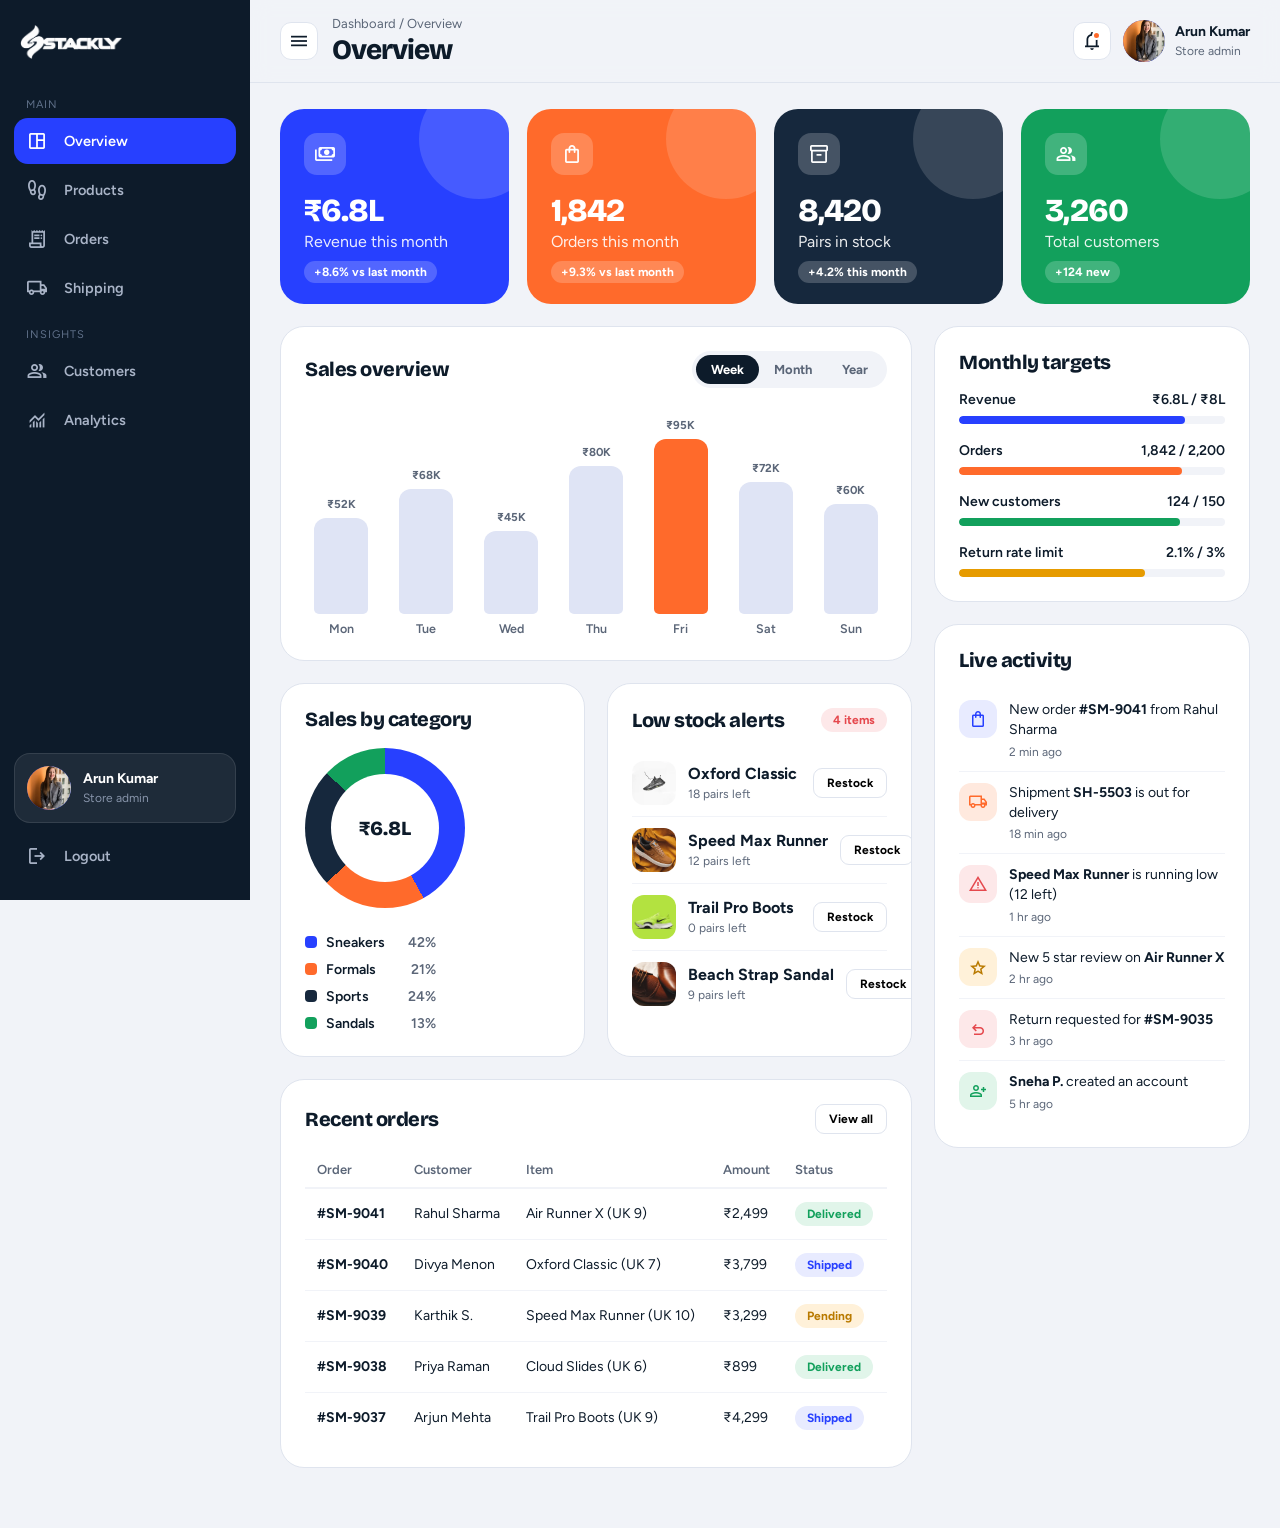
<file: admin.html>
<!DOCTYPE html>
<html lang="en">

<head>
  <meta charset="UTF-8">
  <meta name="viewport" content="width=device-width, initial-scale=1, viewport-fit=cover">
  <title>Solemate - Admin Dashboard</title>
  <link rel="preconnect" href="https://fonts.googleapis.com">
  <link rel="preconnect" href="https://fonts.gstatic.com" crossorigin>
  <link
    href="https://fonts.googleapis.com/css2?family=Bricolage+Grotesque:wght@500;700;800&family=Figtree:wght@400;500;600;700&display=swap"
    rel="stylesheet">
  <link rel="stylesheet"
    href="https://fonts.googleapis.com/css2?family=Material+Symbols+Outlined:opsz,wght,FILL,GRAD@20..48,100..700,0,-50..200">
  <style>
    :root {
      --ink: #0d1b2a;
      --ink2: #16283d;
      --blue: #2740ff;
      --blue-d: #1a2bc4;
      --orange: #ff6a2b;
      --green: #12a05c;
      --red: #e5484d;
      --amber: #e69b00;
      --paper: #f1f3f8;
      --line: #dfe4ee;
      --muted: #5b6678
    }

    * {
      margin: 0;
      padding: 0;
      box-sizing: border-box
    }

    body {
      font-family: "Figtree", sans-serif;
      background: var(--paper);
      color: var(--ink);
      min-height: 100vh;
      overflow-x: hidden
    }

    h1,
    h2,
    h3,
    h4 {
      font-family: "Bricolage Grotesque", sans-serif;
      line-height: 1.1
    }

    img {
      display: block;
      max-width: 100%
    }

    button,
    input,
    select {
      font-family: inherit
    }

    :focus-visible {
      outline: 3px solid var(--orange);
      outline-offset: 2px
    }

    .material-symbols-outlined {
      font-size: 22px
    }

    /* rail */
    .rail {
      position: fixed;
      left: 0;
      top: 0;
      bottom: 0;
      width: 250px;
      background: var(--ink);
      color: #a9b4c7;
      z-index: 100;
      display: flex;
      flex-direction: column;
      padding: 18px 14px;
      overflow: hidden
    }

    .brand {
      display: flex;
      align-items: center;
      height: 48px;
      margin-bottom: 18px;
      padding-left: 6px;
      white-space: nowrap
    }

    .brand .mark {
      width: 36px;
      height: 36px;
      border-radius: 11px;
      background: var(--orange);
      color: #fff;
      display: grid;
      place-items: center;
      flex-shrink: 0
    }

    .brand .mark {
      display: none
    }

    .brand img {
      height: 34px;
      width: auto;
      margin-left: 0;
      filter: brightness(0) invert(1)
    }

    .grp {
      font-size: 11px;
      letter-spacing: 1px;
      text-transform: uppercase;
      color: #5f7089;
      padding: 14px 12px 6px;
      white-space: nowrap;
      height: 34px
    }

    .rail nav {
      flex: 1 1 auto;
      min-height: 0;
      overflow-y: auto;
      overflow-x: hidden;
      scrollbar-width: none
    }

    .rail button.nv {
      display: flex;
      align-items: center;
      gap: 16px;
      width: 100%;
      padding: 12px;
      border: none;
      background: transparent;
      color: inherit;
      font-weight: 600;
      font-size: 14.5px;
      border-radius: 14px;
      cursor: pointer;
      white-space: nowrap;
      margin-bottom: 3px;
      transition: .2s;
      text-align: left
    }

    .rail button.nv .material-symbols-outlined {
      flex-shrink: 0
    }

    .rail button.nv:hover {
      background: rgba(255, 255, 255, .08);
      color: #fff
    }

    .rail button.nv.active {
      background: var(--blue);
      color: #fff
    }

    .rail .logout {
      margin-top: 10px;
      border-top: 1px solid #22344a;
      padding-top: 12px;
      flex-shrink: 0
    }

    .scrim {
      display: none
    }

    .rail-close {
      display: none;
      width: 36px;
      height: 36px;
      border-radius: 10px;
      border: 1px solid rgba(255, 255, 255, .2);
      background: rgba(255, 255, 255, .08);
      color: #fff;
      cursor: pointer;
      place-items: center;
      margin-left: auto;
      flex-shrink: 0
    }

    .rail-close:hover {
      background: var(--orange);
      border-color: var(--orange)
    }

    .side-user {
      display: flex;
      align-items: center;
      gap: 12px;
      background: rgba(255, 255, 255, .07);
      border: 1px solid rgba(255, 255, 255, .1);
      border-radius: 16px;
      padding: 12px;
      margin-top: 10px;
      flex-shrink: 0
    }

    .side-user .av {
      width: 44px;
      height: 44px
    }

    .side-user b {
      display: block;
      color: #fff;
      font-size: 14px
    }

    .side-user small {
      color: #8794aa;
      font-size: 12px
    }

    /* main */
    .main {
      margin-left: 250px;
      min-height: 100vh;
      min-width: 0;
      max-width: 100%
    }

    .head {
      position: sticky;
      top: 0;
      z-index: 50;
      background: rgba(241, 243, 248, .92);
      backdrop-filter: blur(10px);
      border-bottom: 1px solid var(--line)
    }

    .head-in {
      display: flex;
      align-items: center;
      justify-content: space-between;
      gap: 16px;
      padding: 16px 30px
    }

    .burger {
      display: none
    }

    .crumb {
      color: var(--muted);
      font-size: 13px;
      margin-bottom: 4px
    }

    .head h1 {
      font-size: 28px;
      font-weight: 800;
      letter-spacing: -1px
    }

    .head-r {
      display: flex;
      align-items: center;
      gap: 12px
    }

    .date {
      color: var(--muted);
      font-size: 14px;
      font-weight: 600;
      white-space: nowrap
    }

    .search {
      display: flex;
      align-items: center;
      gap: 8px;
      background: #fff;
      border: 1px solid var(--line);
      border-radius: 30px;
      padding: 10px 16px
    }

    .search input {
      border: none;
      outline: none;
      background: transparent;
      font: 500 14px "Figtree", sans-serif;
      width: 180px
    }

    .search .material-symbols-outlined {
      font-size: 19px;
      color: var(--muted)
    }

    .ib {
      width: 38px;
      height: 38px;
      border-radius: 11px;
      border: 1px solid var(--line);
      background: #fff;
      display: grid;
      place-items: center;
      cursor: pointer;
      color: var(--ink);
      position: relative;
      transition: .2s
    }

    .ib:hover {
      border-color: var(--blue);
      color: var(--blue)
    }

    .ib .dot {
      position: absolute;
      top: 8px;
      right: 9px;
      width: 9px;
      height: 9px;
      border-radius: 50%;
      background: var(--orange);
      border: 2px solid #fff
    }

    .me {
      display: flex;
      align-items: center;
      gap: 10px
    }

    .av {
      width: 42px;
      height: 42px;
      border-radius: 50%;
      background: var(--blue);
      color: #fff;
      display: grid;
      place-items: center;
      font-weight: 800;
      font-family: "Bricolage Grotesque", sans-serif;
      position: relative;
      overflow: hidden;
      flex-shrink: 0
    }

    .av i {
      font-style: normal
    }

    .av img {
      position: absolute;
      inset: 0;
      width: 100%;
      height: 100%;
      object-fit: cover
    }

    .av.sm {
      width: 36px;
      height: 36px;
      font-size: 14px;
      background: var(--orange)
    }

    .me b {
      display: block;
      font-size: 14px
    }

    .me small {
      color: var(--muted);
      font-size: 12px
    }

    .pop {
      position: absolute;
      right: 30px;
      top: 72px;
      width: 340px;
      background: #fff;
      border: 1px solid var(--line);
      border-radius: 20px;
      box-shadow: 0 24px 50px rgba(13, 27, 42, .18);
      padding: 18px;
      display: none
    }

    .pop.show {
      display: block
    }

    .pop h4 {
      font-size: 18px;
      margin-bottom: 6px
    }

    .page {
      padding: 26px 30px 60px;
      min-width: 0;
      max-width: 100%
    }

    .view {
      display: none;
      flex-direction: column;
      gap: 22px;
      min-width: 0;
      max-width: 100%
    }

    .view.active {
      display: flex
    }

    .view>* {
      min-width: 0;
      max-width: 100%
    }

    /* tiles + stats */
    .tiles {
      display: grid;
      grid-template-columns: repeat(4, minmax(0, 1fr));
      gap: 18px
    }

    .tile {
      border-radius: 24px;
      padding: 24px;
      color: #fff;
      position: relative;
      overflow: hidden
    }

    .tile::after {
      content: "";
      position: absolute;
      right: -30px;
      top: -30px;
      width: 120px;
      height: 120px;
      border-radius: 50%;
      background: rgba(255, 255, 255, .14)
    }

    .tile .material-symbols-outlined {
      background: rgba(255, 255, 255, .2);
      border-radius: 13px;
      padding: 10px;
      margin-bottom: 18px;
      position: relative;
      z-index: 1
    }

    .tile h3 {
      font-size: 32px;
      font-weight: 800;
      letter-spacing: -1px
    }

    .tile p {
      opacity: .9;
      margin: 4px 0 10px
    }

    .tile small {
      background: rgba(255, 255, 255, .2);
      padding: 4px 10px;
      border-radius: 20px;
      font-weight: 700;
      font-size: 12px
    }

    .t-blue {
      background: var(--blue)
    }

    .t-or {
      background: var(--orange)
    }

    .t-ink {
      background: var(--ink2)
    }

    .t-gr {
      background: var(--green)
    }

    .stats {
      display: grid;
      grid-template-columns: repeat(4, minmax(0, 1fr));
      gap: 18px
    }

    .stat {
      background: #fff;
      border: 1px solid var(--line);
      border-radius: 20px;
      padding: 20px;
      display: flex;
      flex-direction: column;
      gap: 12px
    }

    .stat>.material-symbols-outlined {
      width: 44px;
      height: 44px;
      border-radius: 13px;
      background: var(--paper);
      color: var(--blue);
      display: grid;
      place-items: center
    }

    .stat h3 {
      font-size: 28px;
      font-weight: 800;
      letter-spacing: -1px
    }

    .stat p {
      color: var(--muted);
      font-size: 14px;
      margin-top: 3px
    }

    .stat small {
      font-weight: 700;
      font-size: 13px
    }

    .up {
      color: var(--green)
    }

    .dn {
      color: var(--red)
    }

    /* cards */
    .card {
      background: #fff;
      border: 1px solid var(--line);
      border-radius: 24px;
      padding: 24px;
      overflow-x: auto;
      min-width: 0;
      max-width: 100%
    }

    .ch {
      display: flex;
      justify-content: space-between;
      align-items: center;
      gap: 12px;
      flex-wrap: wrap;
      margin-bottom: 18px
    }

    .ch h2 {
      font-size: 20px;
      font-weight: 800;
      letter-spacing: -.5px
    }

    .layout {
      display: grid;
      grid-template-columns: minmax(0, 2fr) minmax(0, 1fr);
      gap: 22px;
      align-items: start
    }

    .layout>* {
      min-width: 0;
      max-width: 100%
    }

    .stack {
      display: flex;
      flex-direction: column;
      gap: 22px;
      min-width: 0;
      max-width: 100%
    }

    .stack>* {
      min-width: 0;
      max-width: 100%
    }

    .two {
      display: grid;
      grid-template-columns: minmax(0, 1fr) minmax(0, 1fr);
      gap: 22px
    }

    .two>* {
      min-width: 0;
      max-width: 100%
    }

    .between {
      display: flex;
      justify-content: space-between;
      align-items: center;
      gap: 10px
    }

    .muted {
      color: var(--muted);
      font-size: 13px
    }

    /* chart */
    .chart {
      display: flex;
      align-items: flex-end;
      gap: 12px;
      height: 230px;
      padding-top: 6px
    }

    .col {
      flex: 1;
      height: 100%;
      display: flex;
      flex-direction: column;
      justify-content: flex-end;
      align-items: center;
      gap: 7px;
      min-width: 0
    }

    .col i {
      display: block;
      width: 100%;
      max-width: 54px;
      background: #dfe4f5;
      border-radius: 12px 12px 5px 5px;
      transition: height .5s ease, background .2s
    }

    .col:hover i {
      background: var(--blue)
    }

    .col.hi i {
      background: var(--orange)
    }

    .col span {
      font-size: 11.5px;
      font-weight: 700;
      color: var(--muted)
    }

    .col b {
      font-size: 12.5px;
      color: var(--muted);
      font-weight: 600
    }

    .seg {
      display: flex;
      background: var(--paper);
      border-radius: 30px;
      padding: 4px
    }

    .seg button {
      border: none;
      background: transparent;
      padding: 7px 15px;
      border-radius: 30px;
      font-weight: 700;
      font-size: 13px;
      color: var(--muted);
      cursor: pointer
    }

    .seg button.active {
      background: var(--ink);
      color: #fff
    }

    /* donut */
    .donut-wrap {
      display: flex;
      align-items: center;
      justify-content: space-between;
      gap: 26px;
      flex-wrap: wrap
    }

    .donut {
      width: 160px;
      height: 160px;
      border-radius: 50%;
      position: relative;
      flex-shrink: 0
    }

    .donut::after {
      content: attr(data-c);
      position: absolute;
      inset: 26px;
      background: #fff;
      border-radius: 50%;
      display: grid;
      place-items: center;
      font-family: "Bricolage Grotesque", sans-serif;
      font-weight: 800;
      font-size: 20px;
      text-align: center;
      line-height: 1.1;
      padding: 6px
    }

    .legend {
      display: grid;
      gap: 10px;
      font-size: 14px;
      font-weight: 600
    }

    .legend span {
      display: flex;
      align-items: center;
      gap: 9px
    }

    .legend i {
      width: 12px;
      height: 12px;
      border-radius: 4px
    }

    .legend em {
      margin-left: auto;
      font-style: normal;
      color: var(--muted);
      padding-left: 14px
    }

    /* tables */
    table {
      width: 100%;
      border-collapse: collapse;
      min-width: 540px
    }

    th {
      text-align: left;
      font-size: 13px;
      color: var(--muted);
      font-weight: 600;
      padding: 10px 12px;
      border-bottom: 2px solid var(--paper)
    }

    td {
      padding: 13px 12px;
      border-bottom: 1px solid var(--paper);
      font-size: 14px;
      white-space: nowrap
    }

    tbody tr:last-child td {
      border-bottom: none
    }

    tbody tr:hover {
      background: #f8f9fd
    }

    .cell {
      display: flex;
      align-items: center;
      gap: 12px;
      min-width: max-content
    }

    .cell img {
      width: 44px;
      height: 44px;
      border-radius: 12px;
      object-fit: cover;
      background: var(--paper);
      flex-shrink: 0
    }

    .cell .av {
      flex-shrink: 0
    }

    .cell b {
      display: block;
      white-space: nowrap
    }

    .cell small,
    td small {
      color: var(--muted);
      font-size: 12px;
      white-space: nowrap
    }

    .badge {
      display: inline-block;
      padding: 5px 12px;
      border-radius: 30px;
      font-size: 12px;
      font-weight: 700
    }

    .badge.ok {
      background: #e1f5ea;
      color: var(--green)
    }

    .badge.blue {
      background: #e8ebff;
      color: var(--blue)
    }

    .badge.low {
      background: #fff1d9;
      color: #b97a00
    }

    .badge.out {
      background: #fde8e9;
      color: var(--red)
    }

    .bar {
      height: 8px;
      width: 110px;
      background: var(--paper);
      border-radius: 8px;
      overflow: hidden;
      margin-bottom: 4px
    }

    .bar.full {
      width: 100%;
      margin: 0
    }

    .bar i {
      display: block;
      height: 100%;
      border-radius: 8px
    }

    .bar i.ok {
      background: var(--green)
    }

    .bar i.low,
    .bar i.amb {
      background: var(--amber)
    }

    .bar i.out {
      background: var(--red)
    }

    .bar i.blue {
      background: var(--blue)
    }

    .bar i.or {
      background: var(--orange)
    }

    select.st {
      border: none;
      border-radius: 30px;
      padding: 6px 10px;
      font: 700 12px "Figtree", sans-serif;
      cursor: pointer
    }

    select.st.ok {
      background: #e1f5ea;
      color: var(--green)
    }

    select.st.blue {
      background: #e8ebff;
      color: var(--blue)
    }

    select.st.low {
      background: #fff1d9;
      color: #b97a00
    }

    select.st.out {
      background: #fde8e9;
      color: var(--red)
    }

    .row {
      display: flex;
      justify-content: space-between;
      align-items: center;
      gap: 12px;
      padding: 11px 0;
      border-bottom: 1px solid var(--paper)
    }

    .row:last-child {
      border-bottom: none
    }

    .act {
      display: flex;
      gap: 12px;
      padding: 11px 0;
      border-bottom: 1px solid var(--paper)
    }

    .act:last-child {
      border-bottom: none
    }

    .act p {
      font-size: 14px;
      line-height: 1.45
    }

    .act small {
      color: var(--muted);
      font-size: 12px
    }

    .ic {
      width: 38px;
      height: 38px;
      border-radius: 12px;
      display: grid;
      place-items: center;
      flex-shrink: 0;
      font-size: 20px
    }

    .ic.blue {
      background: #e8ebff;
      color: var(--blue)
    }

    .ic.orange {
      background: #ffe9de;
      color: var(--orange)
    }

    .ic.red {
      background: #fde8e9;
      color: var(--red)
    }

    .ic.amber {
      background: #fff1d9;
      color: #b97a00
    }

    .ic.green {
      background: #e1f5ea;
      color: var(--green)
    }

    .target {
      margin-bottom: 18px
    }

    .target:last-child {
      margin-bottom: 0
    }

    .target .between {
      font-size: 14px;
      font-weight: 600;
      margin-bottom: 8px
    }

    .dist {
      display: grid;
      grid-template-columns: 90px minmax(0, 1fr) 56px;
      gap: 12px;
      align-items: center;
      font-size: 14px;
      font-weight: 600;
      margin-bottom: 12px
    }

    .dist.wide {
      grid-template-columns: 130px minmax(0, 1fr) 64px
    }

    .dist span:last-child {
      text-align: right;
      color: var(--muted)
    }

    /* chips, buttons */
    .chips {
      display: flex;
      gap: 8px;
      flex-wrap: wrap
    }

    .chip {
      padding: 8px 17px;
      border-radius: 30px;
      border: 1.5px solid var(--line);
      background: #fff;
      font-weight: 600;
      font-size: 13px;
      cursor: pointer;
      transition: .2s
    }

    .chip:hover {
      border-color: var(--blue)
    }

    .chip.active {
      background: var(--ink);
      border-color: var(--ink);
      color: #fff
    }

    .btn {
      display: inline-flex;
      align-items: center;
      gap: 7px;
      padding: 11px 20px;
      border-radius: 12px;
      border: none;
      font-weight: 700;
      font-size: 14px;
      cursor: pointer;
      transition: transform .2s, background .2s;
      color: #fff;
      background: var(--blue)
    }

    .btn:hover {
      transform: translateY(-2px);
      background: var(--blue-d)
    }

    .btn.or {
      background: var(--orange)
    }

    .btn.ghost {
      background: #fff;
      color: var(--ink);
      border: 1.5px solid var(--line)
    }

    .btn-sm {
      padding: 7px 13px;
      border-radius: 9px;
      border: 1.5px solid var(--line);
      background: #fff;
      font-weight: 700;
      font-size: 12px;
      cursor: pointer;
      transition: .2s
    }

    .btn-sm:hover {
      border-color: var(--blue);
      color: var(--blue)
    }

    .empty {
      display: none;
      text-align: center;
      color: var(--muted);
      padding: 28px
    }

    /* shipping */
    .ships {
      display: grid;
      grid-template-columns: repeat(3, minmax(0, 1fr));
      gap: 18px
    }

    .ship {
      border: 1px solid var(--line);
      border-radius: 20px;
      padding: 20px;
      display: flex;
      flex-direction: column;
      gap: 12px;
      min-width: 0
    }

    .ship p {
      color: var(--muted);
      font-size: 14px
    }

    /* forms (add product modal) */
    .form {
      display: grid;
      grid-template-columns: minmax(0, 1fr) minmax(0, 1fr);
      gap: 16px
    }

    .form .full {
      grid-column: 1/-1
    }

    .f {
      min-width: 0
    }

    .f label {
      display: block;
      font-weight: 600;
      font-size: 14px;
      margin-bottom: 7px
    }

    .f input,
    .f select {
      width: 100%;
      padding: 13px 14px;
      border-radius: 12px;
      border: 1.5px solid var(--line);
      background: #fff;
      font: 500 15px "Figtree", sans-serif;
      color: var(--ink)
    }

    .f input:focus,
    .f select:focus {
      outline: none;
      border-color: var(--blue);
      box-shadow: 0 0 0 4px rgba(39, 64, 255, .12)
    }

    .f.err input,
    .f.err select {
      border-color: var(--red)
    }

    .f small {
      display: none;
      color: var(--red);
      font-size: 12px;
      margin-top: 5px
    }

    .f.err small {
      display: block
    }

    /* modal + toast */
    .modal {
      position: fixed;
      inset: 0;
      background: rgba(13, 27, 42, .6);
      backdrop-filter: blur(4px);
      display: none;
      align-items: center;
      justify-content: center;
      z-index: 300;
      padding: 20px
    }

    .modal.show {
      display: flex
    }

    .mbox {
      background: #fff;
      border-radius: 26px;
      padding: 30px;
      width: 100%;
      max-width: 520px;
      max-height: 92vh;
      overflow-y: auto
    }

    .mbox h2 {
      font-size: 26px;
      font-weight: 800;
      margin-bottom: 6px
    }

    .mbox>p {
      color: var(--muted);
      margin-bottom: 20px
    }

    .macts {
      display: flex;
      gap: 10px;
      justify-content: flex-end;
      margin-top: 22px
    }

    .toast {
      position: fixed;
      bottom: 26px;
      left: 50%;
      transform: translate(-50%, 30px);
      background: var(--ink);
      color: #fff;
      padding: 14px 22px;
      border-radius: 14px;
      font-weight: 600;
      display: flex;
      align-items: center;
      gap: 10px;
      opacity: 0;
      pointer-events: none;
      transition: .3s;
      z-index: 400
    }

    .toast.show {
      opacity: 1;
      transform: translate(-50%, 0)
    }

    .toast .material-symbols-outlined {
      color: #4ade80
    }

    @media(max-width:1200px) {

      .tiles,
      .stats {
        grid-template-columns: repeat(2, minmax(0, 1fr))
      }

      .layout {
        grid-template-columns: minmax(0, 1fr)
      }

      .ships {
        grid-template-columns: repeat(2, minmax(0, 1fr))
      }

      .date {
        display: none
      }
    }

    @media(max-width:900px) {
      .rail {
        width: min(300px, 82vw);
        transform: translateX(-100%);
        transition: transform .3s ease;
        padding: 14px 12px;
        overflow: hidden
      }

      .rail.open {
        transform: translateX(0)
      }

      .scrim.show {
        display: block;
        position: fixed;
        inset: 0;
        background: rgba(13, 27, 42, .55);
        z-index: 90
      }

      .main {
        margin-left: 0;
        width: 100%;
        min-width: 0
      }

      .burger {
        display: grid;
        flex-shrink: 0
      }

      .rail-close {
        display: grid
      }

      .head-in {
        padding: 12px 14px;
        gap: 10px
      }

      .head h1 {
        font-size: 22px
      }

      .head-r {
        gap: 7px;
        flex-shrink: 0
      }

      .me {
        gap: 6px
      }

      .me .av {
        width: 38px;
        height: 38px
      }

      .page {
        width: 100%;
        padding: 18px 14px 50px
      }

      .two {
        grid-template-columns: minmax(0, 1fr)
      }

      .pop {
        right: 12px;
        left: 12px;
        width: auto;
        max-height: 70vh;
        overflow-y: auto
      }

      .side-user {
        margin-top: 8px;
        padding: 10px;
        border-radius: 14px
      }

      .side-user .av {
        width: 40px;
        height: 40px
      }

      .side-user b {
        font-size: 13px
      }

      .side-user small {
        font-size: 11px
      }

      .rail .logout {
        margin-top: 6px;
        padding-top: 10px;
        padding-bottom: 8px
      }
    }

    @media(max-width:560px) {

      .tiles,
      .stats,
      .ships,
      .form {
        grid-template-columns: minmax(0, 1fr)
      }

      .head-in {
        padding: 10px 12px
      }

      .head h1 {
        font-size: 19px
      }

      .crumb {
        display: none
      }

      .head-r .me .txt {
        display: none
      }

      .head-r .ib {
        width: 36px;
        height: 36px
      }

      .page {
        padding: 14px 10px 45px
      }

      .legend {
        grid-template-columns: 1fr 1fr;
      }

      .card {
        padding: 16px;
        border-radius: 18px
      }

      .ch h2 {
        font-size: 18px
      }

      .chart {
        gap: 7px;
        height: 190px
      }

      .col span {
        font-size: 10px
      }

      .col b {
        font-size: 10px
      }
    }

    @media(max-width:420px) {
      .rail {
        width: 85vw
      }

      .brand {
        height: 44px;
        margin-bottom: 10px
      }

      .brand img {
        height: 29px
      }

      .rail button.nv {
        gap: 12px;
        padding: 10px;
        font-size: 13.5px
      }

      .grp {
        padding: 10px 10px 5px
      }

      .side-user {
        gap: 9px
      }

      .side-user .av {
        width: 38px;
        height: 38px
      }

      .head-in>.between {
        gap: 8px !important
      }

      .burger {
        width: 36px;
        height: 36px
      }
    }

    .toplogo{
      width: 120px;
      display: none;
    }

    @media(max-width: 560px) {
     .toplogo{
      display: block;
    }
    #title{
      display: none;
    }
    }
  </style>
</head>

<body>
  <aside class="rail" id="rail">
    <div class="brand"><span class="mark"><span class="material-symbols-outlined">steps</span></span><img
        src="./src/logo.webp" class="asidelogo" alt="Solemate logo"><button class="rail-close" id="railClose"
        aria-label="Close menu"><span class="material-symbols-outlined">close</span></button></div>
    <nav id="nav">
      <div class="grp">Main</div>
      <button class="nv active" data-view="overview"><span
          class="material-symbols-outlined">space_dashboard</span>Overview</button>
      <button class="nv" data-view="products"><span class="material-symbols-outlined">footprint</span>Products</button>
      <button class="nv" data-view="orders"><span class="material-symbols-outlined">receipt_long</span>Orders</button>
      <button class="nv" data-view="shipping"><span
          class="material-symbols-outlined">local_shipping</span>Shipping</button>
      <div class="grp">Insights</div>
      <button class="nv" data-view="customers"><span class="material-symbols-outlined">group</span>Customers</button>
      <button class="nv" data-view="analytics"><span
          class="material-symbols-outlined">monitoring</span>Analytics</button>
    </nav>
    <div class="side-user"><span class="av"><i class="ini">A</i><img
          src="./src/image_26.webp" alt=""
          onerror="this.remove()"></span>
      <div><b class="uname">Arun Kumar</b><small>Store admin</small></div>
    </div>
    <button class="nv logout" id="logout"><span class="material-symbols-outlined">logout</span>Logout</button>
  </aside>
  <div class="scrim" id="scrim"></div>

  <div class="main">
    <header class="head">
      <div class="head-in">
        <div class="between" style="gap:14px">
          <button class="ib burger" id="burger" aria-label="Open menu"><span
              class="material-symbols-outlined">menu</span></button>
          <div>
            <div class="crumb">Dashboard / <span id="crumb">Overview</span></div>
            <h1 id="title">Overview</h1>
         <a href="admin.html"><img src="./src/logo.webp" alt="Solemate logo" class="toplogo"></a>
          </div>
        </div>
        <div class="head-r">
          <button class="ib" id="bell" aria-label="Notifications"><span
              class="material-symbols-outlined">notifications</span><span class="dot"></span></button>
          <div class="me"><span class="av"><i class="ini">A</i><img
                src="./src/image_26.webp" alt="" onerror="this.remove()"></span>
            <div class="txt"><b class="uname">Arun Kumar</b><small>Store admin</small></div>
          </div>
        </div>
      </div>
      <div class="pop" id="pop">
        <h4>Notifications</h4>
        <div class="act"><span class="material-symbols-outlined ic blue">shopping_bag</span>
          <div>
            <p>New order <b>#SM-9041</b> from Rahul Sharma</p><small>2 min ago</small>
          </div>
        </div>
        <div class="act"><span class="material-symbols-outlined ic orange">local_shipping</span>
          <div>
            <p>Shipment <b>SH-5503</b> is out for delivery</p><small>18 min ago</small>
          </div>
        </div>
        <div class="act"><span class="material-symbols-outlined ic red">warning</span>
          <div>
            <p><b>Speed Max Runner</b> is running low (12 left)</p><small>1 hr ago</small>
          </div>
        </div>
        <div class="act"><span class="material-symbols-outlined ic amber">star</span>
          <div>
            <p>New 5 star review on <b>Air Runner X</b></p><small>2 hr ago</small>
          </div>
        </div>
        <div class="act"><span class="material-symbols-outlined ic red">undo</span>
          <div>
            <p>Return requested for <b>#SM-9035</b></p><small>3 hr ago</small>
          </div>
        </div>
        <div class="act"><span class="material-symbols-outlined ic green">person_add</span>
          <div>
            <p><b>Sneha P.</b> created an account</p><small>5 hr ago</small>
          </div>
        </div>
      </div>
    </header>

    <main class="page">

      <!-- OVERVIEW -->
      <section class="view active" id="overview">
        <div class="tiles">
          <div class="tile t-blue"><span class="material-symbols-outlined">payments</span>
            <h3>₹6.8L</h3>
            <p>Revenue this month</p><small>+8.6% vs last month</small>
          </div>
          <div class="tile t-or"><span class="material-symbols-outlined">shopping_bag</span>
            <h3>1,842</h3>
            <p>Orders this month</p><small>+9.3% vs last month</small>
          </div>
          <div class="tile t-ink"><span class="material-symbols-outlined">inventory_2</span>
            <h3>8,420</h3>
            <p>Pairs in stock</p><small>+4.2% this month</small>
          </div>
          <div class="tile t-gr"><span class="material-symbols-outlined">group</span>
            <h3>3,260</h3>
            <p>Total customers</p><small>+124 new</small>
          </div>
        </div>
        <div class="layout">
          <div class="stack">
            <div class="card">
              <div class="ch">
                <h2>Sales overview</h2>
                <div class="seg" id="range"><button class="active" data-r="week">Week</button><button
                    data-r="month">Month</button><button data-r="year">Year</button></div>
              </div>
              <div class="chart" id="chart"></div>
            </div>
            <div class="two">
              <div class="card">
                <div class="ch">
                  <h2>Sales by category</h2>
                </div>
                <div class="donut-wrap">
                  <div class="donut" data-c="₹6.8L"
                    style="background:conic-gradient(var(--blue) 0 42%,var(--orange) 42% 63%,var(--ink2) 63% 87%,var(--green) 87% 100%)">
                  </div>
                  <div class="legend"><span><i style="background:var(--blue)"></i>Sneakers<em>42%</em></span><span><i
                        style="background:var(--orange)"></i>Formals<em>21%</em></span><span><i
                        style="background:var(--ink2)"></i>Sports<em>24%</em></span><span><i
                        style="background:var(--green)"></i>Sandals<em>13%</em></span></div>
                </div>
              </div>
              <div class="card">
                <div class="ch">
                  <h2>Low stock alerts</h2><span class="badge out">4 items</span>
                </div>
                <div class="row">
                  <div class="cell"><img
                      src="./src/image_39.webp" alt="" loading="lazy">
                    <div><b>Oxford Classic</b><small>18 pairs left</small></div>
                  </div><button class="btn-sm restock errorpage">Restock</button>
                </div>
                <div class="row">
                  <div class="cell"><img
                      src="./src/image_4.webp" alt="" loading="lazy">
                    <div><b>Speed Max Runner</b><small>12 pairs left</small></div>
                  </div><button class="btn-sm restock errorpage">Restock</button>
                </div>
                <div class="row">
                  <div class="cell"><img
                      src="./src/image_6.webp" alt="" loading="lazy">
                    <div><b>Trail Pro Boots</b><small>0 pairs left</small></div>
                  </div><button class="btn-sm restock errorpage">Restock</button>
                </div>
                <div class="row">
                  <div class="cell"><img
                      src="./src/image_5.webp" alt="" loading="lazy">
                    <div><b>Beach Strap Sandal</b><small>9 pairs left</small></div>
                  </div><button class="btn-sm restock errorpage">Restock</button>
                </div>
              </div>
            </div>
            <div class="card">
              <div class="ch">
                <h2>Recent orders</h2><button class="btn-sm errorpage">View all</button>
              </div>
              <table>
                <thead>
                  <tr>
                    <th>Order</th>
                    <th>Customer</th>
                    <th>Item</th>
                    <th>Amount</th>
                    <th>Status</th>
                  </tr>
                </thead>
                <tbody class="s">
                  <tr>
                    <td><b>#SM-9041</b></td>
                    <td>Rahul Sharma</td>
                    <td>Air Runner X (UK 9)</td>
                    <td>₹2,499</td>
                    <td><span class="badge ok">Delivered</span></td>
                  </tr>
                  <tr>
                    <td><b>#SM-9040</b></td>
                    <td>Divya Menon</td>
                    <td>Oxford Classic (UK 7)</td>
                    <td>₹3,799</td>
                    <td><span class="badge blue">Shipped</span></td>
                  </tr>
                  <tr>
                    <td><b>#SM-9039</b></td>
                    <td>Karthik S.</td>
                    <td>Speed Max Runner (UK 10)</td>
                    <td>₹3,299</td>
                    <td><span class="badge low">Pending</span></td>
                  </tr>
                  <tr>
                    <td><b>#SM-9038</b></td>
                    <td>Priya Raman</td>
                    <td>Cloud Slides (UK 6)</td>
                    <td>₹899</td>
                    <td><span class="badge ok">Delivered</span></td>
                  </tr>
                  <tr>
                    <td><b>#SM-9037</b></td>
                    <td>Arjun Mehta</td>
                    <td>Trail Pro Boots (UK 9)</td>
                    <td>₹4,299</td>
                    <td><span class="badge blue">Shipped</span></td>
                  </tr>
                </tbody>
              </table>
            </div>
          </div>
          <div class="stack">
            <div class="card">
              <div class="ch">
                <h2>Monthly targets</h2>
              </div>
              <div class="target">
                <div class="between"><span>Revenue</span><span>₹6.8L / ₹8L</span></div>
                <div class="bar full"><i class="blue" style="width:85%"></i></div>
              </div>
              <div class="target">
                <div class="between"><span>Orders</span><span>1,842 / 2,200</span></div>
                <div class="bar full"><i class="or" style="width:84%"></i></div>
              </div>
              <div class="target">
                <div class="between"><span>New customers</span><span>124 / 150</span></div>
                <div class="bar full"><i class="ok" style="width:83%"></i></div>
              </div>
              <div class="target">
                <div class="between"><span>Return rate limit</span><span>2.1% / 3%</span></div>
                <div class="bar full"><i class="low" style="width:70%"></i></div>
              </div>
            </div>
            <div class="card">
              <div class="ch">
                <h2>Live activity</h2>
              </div>
              <div class="act"><span class="material-symbols-outlined ic blue">shopping_bag</span>
                <div>
                  <p>New order <b>#SM-9041</b> from Rahul Sharma</p><small>2 min ago</small>
                </div>
              </div>
              <div class="act"><span class="material-symbols-outlined ic orange">local_shipping</span>
                <div>
                  <p>Shipment <b>SH-5503</b> is out for delivery</p><small>18 min ago</small>
                </div>
              </div>
              <div class="act"><span class="material-symbols-outlined ic red">warning</span>
                <div>
                  <p><b>Speed Max Runner</b> is running low (12 left)</p><small>1 hr ago</small>
                </div>
              </div>
              <div class="act"><span class="material-symbols-outlined ic amber">star</span>
                <div>
                  <p>New 5 star review on <b>Air Runner X</b></p><small>2 hr ago</small>
                </div>
              </div>
              <div class="act"><span class="material-symbols-outlined ic red">undo</span>
                <div>
                  <p>Return requested for <b>#SM-9035</b></p><small>3 hr ago</small>
                </div>
              </div>
              <div class="act"><span class="material-symbols-outlined ic green">person_add</span>
                <div>
                  <p><b>Sneha P.</b> created an account</p><small>5 hr ago</small>
                </div>
              </div>
            </div>
          </div>
        </div>
      </section>

      <!-- PRODUCTS -->
      <section class="view" id="products">
        <div class="stats">
          <div class="stat"><span class="material-symbols-outlined">inventory_2</span>
            <div>
              <h3>8,420</h3>
              <p>Pairs in stock</p>
            </div><small class="up">+4.2% this month</small>
          </div>
          <div class="stat"><span class="material-symbols-outlined">move_to_inbox</span>
            <div>
              <h3>640</h3>
              <p>Incoming stock</p>
            </div><small class="up">Arriving this week</small>
          </div>
          <div class="stat"><span class="material-symbols-outlined">checkroom</span>
            <div>
              <h3>250</h3>
              <p>Active styles</p>
            </div><small class="up">+6 new styles</small>
          </div>
          <div class="stat"><span class="material-symbols-outlined">warning</span>
            <div>
              <h3>3</h3>
              <p>Low or out of stock</p>
            </div><small class="dn">Needs restock</small>
          </div>
        </div>
        <div class="card">
          <div class="ch">
            <h2>All products</h2>
            <div class="chips" id="prodChips"><button class="chip active" data-f="all">All</button><button class="chip"
                data-f="sneakers">Sneakers</button><button class="chip" data-f="formals">Formals</button><button
                class="chip" data-f="sports">Sports</button><button class="chip" data-f="sandals">Sandals</button></div>
            <button class="btn errorpage" id="addProd"><span class="material-symbols-outlined">add</span>Add product</button>
          </div>
          <table>
            <thead>
              <tr>
                <th>Product</th>
                <th>Category</th>
                <th>Sizes</th>
                <th>Stock</th>
                <th>Price</th>
                <th>Status</th>
                <th></th>
              </tr>
            </thead>
            <tbody class="s" id="prodBody">
              <tr data-cat="sneakers">
                <td>
                  <div class="cell"><img
                      src="./src/image_3.webp"
                      alt="" loading="lazy">
                    <div><b>Air Runner X</b><small>SN-1001</small></div>
                  </div>
                </td>
                <td>Sneakers</td>
                <td>UK 6-11</td>
                <td>
                  <div class="bar"><i class="ok" style="width:74%"></i></div><small>148 pairs</small>
                </td>
                <td>₹2,499</td>
                <td><span class="badge ok">In stock</span></td>
                <td><button class="ib del errorpage" title="Delete" aria-label="Delete"><span
                      class="material-symbols-outlined">delete</span></button></td>
              </tr>
              <tr data-cat="sneakers">
                <td>
                  <div class="cell"><img
                      src="./src/image_4.webp"
                      alt="" loading="lazy">
                    <div><b>Street Low Classic</b><small>SN-1002</small></div>
                  </div>
                </td>
                <td>Sneakers</td>
                <td>UK 5-11</td>
                <td>
                  <div class="bar"><i class="ok" style="width:57%"></i></div><small>86 pairs</small>
                </td>
                <td>₹1,999</td>
                <td><span class="badge ok">In stock</span></td>
                <td><button class="ib del errorpage" title="Delete" aria-label="Delete"><span
                      class="material-symbols-outlined">delete</span></button></td>
              </tr>
              <tr data-cat="sneakers">
                <td>
                  <div class="cell"><img
                      src="./src/image_5.webp"
                      alt="" loading="lazy">
                    <div><b>Court Pro White</b><small>SN-1003</small></div>
                  </div>
                </td>
                <td>Sneakers</td>
                <td>UK 6-12</td>
                <td>
                  <div class="bar"><i class="ok" style="width:66%"></i></div><small>92 pairs</small>
                </td>
                <td>₹2,799</td>
                <td><span class="badge ok">In stock</span></td>
                <td><button class="ib del errorpage" title="Delete" aria-label="Delete"><span
                      class="material-symbols-outlined">delete</span></button></td>
              </tr>
              <tr data-cat="formals">
                <td>
                  <div class="cell"><img
                      src="./src/image_7.webp"
                      alt="" loading="lazy">
                    <div><b>Oxford Classic</b><small>FM-2001</small></div>
                  </div>
                </td>
                <td>Formals</td>
                <td>UK 6-12</td>
                <td>
                  <div class="bar"><i class="low" style="width:18%"></i></div><small>18 pairs</small>
                </td>
                <td>₹3,799</td>
                <td><span class="badge low">Low stock</span></td>
                <td><button class="ib del errorpage" title="Delete" aria-label="Delete"><span
                      class="material-symbols-outlined">delete</span></button></td>
              </tr>
              <tr data-cat="formals">
                <td>
                  <div class="cell"><img
                      src="./src/image_36.webp"
                      alt="" loading="lazy">
                    <div><b>Derby Leather Brown</b><small>FM-2002</small></div>
                  </div>
                </td>
                <td>Formals</td>
                <td>UK 6-11</td>
                <td>
                  <div class="bar"><i class="ok" style="width:60%"></i></div><small>54 pairs</small>
                </td>
                <td>₹4,199</td>
                <td><span class="badge ok">In stock</span></td>
                <td><button class="ib del errorpage" title="Delete" aria-label="Delete"><span
                      class="material-symbols-outlined">delete</span></button></td>
              </tr>
              <tr data-cat="sports">
                <td>
                  <div class="cell"><img
                      src="./src/image_29.webp"
                      alt="" loading="lazy">
                    <div><b>Speed Max Runner</b><small>SP-3001</small></div>
                  </div>
                </td>
                <td>Sports</td>
                <td>UK 6-12</td>
                <td>
                  <div class="bar"><i class="low" style="width:10%"></i></div><small>12 pairs</small>
                </td>
                <td>₹3,299</td>
                <td><span class="badge low">Low stock</span></td>
                <td><button class="ib del errorpage" title="Delete" aria-label="Delete"><span
                      class="material-symbols-outlined">delete</span></button></td>
              </tr>
              <tr data-cat="sports">
                <td>
                  <div class="cell"><img
                      src="./src/image_34.webp"
                      alt="" loading="lazy">
                    <div><b>Trail Pro Boots</b><small>SP-3002</small></div>
                  </div>
                </td>
                <td>Sports</td>
                <td>UK 7-12</td>
                <td>
                  <div class="bar"><i class="out" style="width:0%"></i></div><small>0 pairs</small>
                </td>
                <td>₹4,299</td>
                <td><span class="badge out">Out of stock</span></td>
                <td><button class="ib del errorpage" title="Delete" aria-label="Delete"><span
                      class="material-symbols-outlined">delete</span></button></td>
              </tr>
              <tr data-cat="sandals">
                <td>
                  <div class="cell"><img
                      src="./src/image_39.webp"
                      alt="" loading="lazy">
                    <div><b>Cloud Slides</b><small>SD-4001</small></div>
                  </div>
                </td>
                <td>Sandals</td>
                <td>UK 5-11</td>
                <td>
                  <div class="bar"><i class="ok" style="width:81%"></i></div><small>210 pairs</small>
                </td>
                <td>₹899</td>
                <td><span class="badge ok">In stock</span></td>
                <td><button class="ib del errorpage" title="Delete" aria-label="Delete"><span
                      class="material-symbols-outlined">delete</span></button></td>
              </tr>
              <tr data-cat="sandals">
                <td>
                  <div class="cell"><img
                      src="./src/image_4.webp"
                      alt="" loading="lazy">
                    <div><b>Comfort Walk Sandal</b><small>SD-4002</small></div>
                  </div>
                </td>
                <td>Sandals</td>
                <td>UK 5-11</td>
                <td>
                  <div class="bar"><i class="ok" style="width:46%"></i></div><small>64 pairs</small>
                </td>
                <td>₹1,499</td>
                <td><span class="badge ok">In stock</span></td>
                <td><button class="ib del errorpage" title="Delete" aria-label="Delete"><span
                      class="material-symbols-outlined">delete</span></button></td>
              </tr>
              <tr data-cat="sandals">
                <td>
                  <div class="cell"><img
                      src="./src/image_6.webp"
                      alt="" loading="lazy">
                    <div><b>Beach Strap Sandal</b><small>SD-4003</small></div>
                  </div>
                </td>
                <td>Sandals</td>
                <td>UK 5-10</td>
                <td>
                  <div class="bar"><i class="low" style="width:11%"></i></div><small>9 pairs</small>
                </td>
                <td>₹1,299</td>
                <td><span class="badge low">Low stock</span></td>
                <td><button class="ib del errorpage" title="Delete" aria-label="Delete"><span
                      class="material-symbols-outlined">delete</span></button></td>
              </tr>
            </tbody>
          </table>
          <p class="empty">No products match your filter.</p>
        </div>
      </section>

      <!-- ORDERS -->
      <section class="view" id="orders">
        <div class="stats">
          <div class="stat"><span class="material-symbols-outlined">shopping_bag</span>
            <div>
              <h3>1,842</h3>
              <p>Orders this month</p>
            </div><small class="up">+9.3% this month</small>
          </div>
          <div class="stat"><span class="material-symbols-outlined">inventory</span>
            <div>
              <h3>284</h3>
              <p>Ready to ship</p>
            </div><small class="up">Pack today</small>
          </div>
          <div class="stat"><span class="material-symbols-outlined">task_alt</span>
            <div>
              <h3>1,490</h3>
              <p>Delivered</p>
            </div><small class="up">+7.1% this month</small>
          </div>
          <div class="stat"><span class="material-symbols-outlined">undo</span>
            <div>
              <h3>18</h3>
              <p>Returns and refunds</p>
            </div><small class="dn">+3 this week</small>
          </div>
        </div>
        <div class="card">
          <div class="ch">
            <h2>Order queue</h2>
            <div class="chips" id="orderChips"><button class="chip active" data-f="all">All</button><button class="chip"
                data-f="pending">Pending</button><button class="chip" data-f="shipped">Shipped</button><button
                class="chip" data-f="delivered">Delivered</button><button class="chip"
                data-f="returned">Returned</button></div>
          </div>
          <table>
            <thead>
              <tr>
                <th>Order</th>
                <th>Customer</th>
                <th>Item</th>
                <th>Amount</th>
                <th>Payment</th>
                <th>Date</th>
                <th>Status</th>
              </tr>
            </thead>
            <tbody class="s" id="orderBody">
              <tr data-status="delivered">
                <td><b>#SM-9041</b></td>
                <td>Rahul Sharma</td>
                <td>Air Runner X (UK 9)</td>
                <td>₹2,499</td>
                <td>UPI</td>
                <td>05 Oct</td>
                <td><select class="st ok">
                    <option>Pending</option>
                    <option>Shipped</option>
                    <option selected>Delivered</option>
                    <option>Returned</option>
                  </select></td>
              </tr>
              <tr data-status="shipped">
                <td><b>#SM-9040</b></td>
                <td>Divya Menon</td>
                <td>Oxford Classic (UK 7)</td>
                <td>₹3,799</td>
                <td>Card</td>
                <td>05 Oct</td>
                <td><select class="st blue">
                    <option>Pending</option>
                    <option selected>Shipped</option>
                    <option>Delivered</option>
                    <option>Returned</option>
                  </select></td>
              </tr>
              <tr data-status="pending">
                <td><b>#SM-9039</b></td>
                <td>Karthik S.</td>
                <td>Speed Max Runner (UK 10)</td>
                <td>₹3,299</td>
                <td>COD</td>
                <td>04 Oct</td>
                <td><select class="st low">
                    <option selected>Pending</option>
                    <option>Shipped</option>
                    <option>Delivered</option>
                    <option>Returned</option>
                  </select></td>
              </tr>
              <tr data-status="delivered">
                <td><b>#SM-9038</b></td>
                <td>Priya Raman</td>
                <td>Cloud Slides (UK 6)</td>
                <td>₹899</td>
                <td>UPI</td>
                <td>04 Oct</td>
                <td><select class="st ok">
                    <option>Pending</option>
                    <option>Shipped</option>
                    <option selected>Delivered</option>
                    <option>Returned</option>
                  </select></td>
              </tr>
              <tr data-status="shipped">
                <td><b>#SM-9037</b></td>
                <td>Arjun Mehta</td>
                <td>Trail Pro Boots (UK 9)</td>
                <td>₹4,299</td>
                <td>Card</td>
                <td>03 Oct</td>
                <td><select class="st blue">
                    <option>Pending</option>
                    <option selected>Shipped</option>
                    <option>Delivered</option>
                    <option>Returned</option>
                  </select></td>
              </tr>
              <tr data-status="pending">
                <td><b>#SM-9036</b></td>
                <td>Meena Iyer</td>
                <td>Comfort Walk Sandal (UK 5)</td>
                <td>₹1,499</td>
                <td>UPI</td>
                <td>03 Oct</td>
                <td><select class="st low">
                    <option selected>Pending</option>
                    <option>Shipped</option>
                    <option>Delivered</option>
                    <option>Returned</option>
                  </select></td>
              </tr>
              <tr data-status="returned">
                <td><b>#SM-9035</b></td>
                <td>Suresh Babu</td>
                <td>Derby Leather Brown (UK 8)</td>
                <td>₹4,199</td>
                <td>Card</td>
                <td>02 Oct</td>
                <td><select class="st out">
                    <option>Pending</option>
                    <option>Shipped</option>
                    <option>Delivered</option>
                    <option selected>Returned</option>
                  </select></td>
              </tr>
              <tr data-status="delivered">
                <td><b>#SM-9034</b></td>
                <td>Anitha R.</td>
                <td>Street Low Classic (UK 6)</td>
                <td>₹1,999</td>
                <td>COD</td>
                <td>02 Oct</td>
                <td><select class="st ok">
                    <option>Pending</option>
                    <option>Shipped</option>
                    <option selected>Delivered</option>
                    <option>Returned</option>
                  </select></td>
              </tr>
              <tr data-status="delivered">
                <td><b>#SM-9033</b></td>
                <td>Vikram N.</td>
                <td>Court Pro White (UK 10)</td>
                <td>₹2,799</td>
                <td>UPI</td>
                <td>01 Oct</td>
                <td><select class="st ok">
                    <option>Pending</option>
                    <option>Shipped</option>
                    <option selected>Delivered</option>
                    <option>Returned</option>
                  </select></td>
              </tr>
              <tr data-status="shipped">
                <td><b>#SM-9032</b></td>
                <td>Sneha P.</td>
                <td>Beach Strap Sandal (UK 5)</td>
                <td>₹1,299</td>
                <td>Net banking</td>
                <td>01 Oct</td>
                <td><select class="st blue">
                    <option>Pending</option>
                    <option selected>Shipped</option>
                    <option>Delivered</option>
                    <option>Returned</option>
                  </select></td>
              </tr>
            </tbody>
          </table>
          <p class="empty">No orders match your filter.</p>
        </div>
      </section>

      <!-- SHIPPING -->
      <section class="view" id="shipping">
        <div class="stats">
          <div class="stat"><span class="material-symbols-outlined">local_shipping</span>
            <div>
              <h3>64</h3>
              <p>Shipments today</p>
            </div><small class="up">+5 vs yesterday</small>
          </div>
          <div class="stat"><span class="material-symbols-outlined">route</span>
            <div>
              <h3>38</h3>
              <p>In transit</p>
            </div><small class="up">On schedule</small>
          </div>
          <div class="stat"><span class="material-symbols-outlined">done_all</span>
            <div>
              <h3>21</h3>
              <p>Delivered today</p>
            </div><small class="up">+9.4% vs yesterday</small>
          </div>
          <div class="stat"><span class="material-symbols-outlined">schedule</span>
            <div>
              <h3>5</h3>
              <p>Delayed</p>
            </div><small class="dn">Needs attention</small>
          </div>
        </div>
        <div class="card">
          <div class="ch">
            <h2>Live shipments</h2>
          </div>
          <div class="ships sc">
            <div class="ship">
              <div class="between"><b>SH-5501</b><span class="badge blue">In transit</span></div>
              <p>Chennai to Coimbatore</p>
              <div class="bar full"><i class="blue" style="width:65%"></i></div>
              <div class="between muted"><span>Delhivery</span><span>Arrives tomorrow</span></div>
            </div>
            <div class="ship">
              <div class="between"><b>SH-5502</b><span class="badge blue">In transit</span></div>
              <p>Chennai to Bengaluru</p>
              <div class="bar full"><i class="blue" style="width:40%"></i></div>
              <div class="between muted"><span>Blue Dart</span><span>Arrives in 2 days</span></div>
            </div>
            <div class="ship">
              <div class="between"><b>SH-5503</b><span class="badge low">Out for delivery</span></div>
              <p>Chennai city, same day</p>
              <div class="bar full"><i class="blue" style="width:90%"></i></div>
              <div class="between muted"><span>Local rider</span><span>Arrives today</span></div>
            </div>
            <div class="ship">
              <div class="between"><b>SH-5504</b><span class="badge ok">Delivered</span></div>
              <p>Chennai to Madurai</p>
              <div class="bar full"><i class="ok" style="width:100%"></i></div>
              <div class="between muted"><span>DTDC</span><span>Delivered 4 Oct</span></div>
            </div>
            <div class="ship">
              <div class="between"><b>SH-5505</b><span class="badge out">Delayed</span></div>
              <p>Chennai to Hyderabad</p>
              <div class="bar full"><i class="blue" style="width:30%"></i></div>
              <div class="between muted"><span>Ecom Express</span><span>Delayed by 1 day</span></div>
            </div>
            <div class="ship">
              <div class="between"><b>SH-5506</b><span class="badge blue">Picked up</span></div>
              <p>Chennai to Kochi</p>
              <div class="bar full"><i class="blue" style="width:15%"></i></div>
              <div class="between muted"><span>Delhivery</span><span>Arrives in 3 days</span></div>
            </div>
          </div>
        </div>
        <div class="card">
          <div class="ch">
            <h2>Courier performance</h2>
          </div>
          <table>
            <thead>
              <tr>
                <th>Courier</th>
                <th>On-time rate</th>
                <th>Average delivery</th>
                <th>Parcels this month</th>
              </tr>
            </thead>
            <tbody class="s">
              <tr>
                <td><b>Delhivery</b></td>
                <td>96%</td>
                <td>2.4 days</td>
                <td>1,240</td>
              </tr>
              <tr>
                <td><b>Blue Dart</b></td>
                <td>98%</td>
                <td>1.9 days</td>
                <td>860</td>
              </tr>
              <tr>
                <td><b>DTDC</b></td>
                <td>91%</td>
                <td>3.1 days</td>
                <td>540</td>
              </tr>
              <tr>
                <td><b>Ecom Express</b></td>
                <td>88%</td>
                <td>3.4 days</td>
                <td>310</td>
              </tr>
              <tr>
                <td><b>Local rider</b></td>
                <td>99%</td>
                <td>Same day</td>
                <td>720</td>
              </tr>
            </tbody>
          </table>
        </div>
      </section>

      <!-- CUSTOMERS -->
      <section class="view" id="customers">
        <div class="stats">
          <div class="stat"><span class="material-symbols-outlined">group</span>
            <div>
              <h3>3,260</h3>
              <p>Total customers</p>
            </div><small class="up">+4.8% this month</small>
          </div>
          <div class="stat"><span class="material-symbols-outlined">person_add</span>
            <div>
              <h3>124</h3>
              <p>New this month</p>
            </div><small class="up">+18 vs last month</small>
          </div>
          <div class="stat"><span class="material-symbols-outlined">workspace_premium</span>
            <div>
              <h3>410</h3>
              <p>Gold and Silver members</p>
            </div><small class="up">+22 this month</small>
          </div>
          <div class="stat"><span class="material-symbols-outlined">support_agent</span>
            <div>
              <h3>9</h3>
              <p>Open support tickets</p>
            </div><small class="up">-4 since last week</small>
          </div>
        </div>
        <div class="card">
          <div class="ch">
            <h2>Customer directory</h2>
          </div>
          <table>
            <thead>
              <tr>
                <th>Customer</th>
                <th>City</th>
                <th>Orders</th>
                <th>Total spent</th>
                <th>Last order</th>
                <th>Tier</th>
              </tr>
            </thead>
            <tbody class="s">
              <tr>
                <td>
                  <div class="cell"><span class="av sm"><i>R</i><img
                        src="./src/image_17.webp"
                        alt="" loading="lazy" onerror="this.remove()"></span><b>Rahul Sharma</b></div>
                </td>
                <td>Chennai</td>
                <td>24</td>
                <td>₹58,400</td>
                <td>05 Oct</td>
                <td><span class="badge low">Gold</span></td>
              </tr>
              <tr>
                <td>
                  <div class="cell"><span class="av sm"><i>D</i><img
                        src="./src/image_18.webp"
                        alt="" loading="lazy" onerror="this.remove()"></span><b>Divya Menon</b></div>
                </td>
                <td>Kochi</td>
                <td>18</td>
                <td>₹41,200</td>
                <td>05 Oct</td>
                <td><span class="badge low">Gold</span></td>
              </tr>
              <tr>
                <td>
                  <div class="cell"><span class="av sm"><i>K</i><img
                        src="./src/image_19.webp"
                        alt="" loading="lazy" onerror="this.remove()"></span><b>Karthik S.</b></div>
                </td>
                <td>Bengaluru</td>
                <td>12</td>
                <td>₹29,800</td>
                <td>04 Oct</td>
                <td><span class="badge blue">Silver</span></td>
              </tr>
              <tr>
                <td>
                  <div class="cell"><span class="av sm"><i>P</i><img
                        src="./src/image_25.webp"
                        alt="" loading="lazy" onerror="this.remove()"></span><b>Priya Raman</b></div>
                </td>
                <td>Coimbatore</td>
                <td>9</td>
                <td>₹21,500</td>
                <td>04 Oct</td>
                <td><span class="badge blue">Silver</span></td>
              </tr>
              <tr>
                <td>
                  <div class="cell"><span class="av sm"><i>A</i><img
                        src="./src/image_26.webp"
                        alt="" loading="lazy" onerror="this.remove()"></span><b>Arjun Mehta</b></div>
                </td>
                <td>Chennai</td>
                <td>7</td>
                <td>₹17,900</td>
                <td>03 Oct</td>
                <td><span class="badge blue">Silver</span></td>
              </tr>
              <tr>
                <td>
                  <div class="cell"><span class="av sm"><i>M</i><img
                        src="./src/img13.webp"
                        alt="" loading="lazy" onerror="this.remove()"></span><b>Meena Iyer</b></div>
                </td>
                <td>Madurai</td>
                <td>3</td>
                <td>₹6,700</td>
                <td>03 Oct</td>
                <td><span class="badge ok">New</span></td>
              </tr>
              <tr>
                <td>
                  <div class="cell"><span class="av sm"><i>S</i><img
                        src="./src/img14.webp"
                        alt="" loading="lazy" onerror="this.remove()"></span><b>Suresh Babu</b></div>
                </td>
                <td>Hyderabad</td>
                <td>2</td>
                <td>₹7,100</td>
                <td>02 Oct</td>
                <td><span class="badge ok">New</span></td>
              </tr>
              <tr>
                <td>
                  <div class="cell"><span class="av sm"><i>A</i><img
                        src="./src/img15.webp"
                        alt="" loading="lazy" onerror="this.remove()"></span><b>Anitha R.</b></div>
                </td>
                <td>Trichy</td>
                <td>5</td>
                <td>₹11,300</td>
                <td>02 Oct</td>
                <td><span class="badge blue">Silver</span></td>
              </tr>
            </tbody>
          </table>
        </div>
      </section>

      <!-- ANALYTICS -->
      <section class="view" id="analytics">
        <div class="stats">
          <div class="stat"><span class="material-symbols-outlined">visibility</span>
            <div>
              <h3>48.2K</h3>
              <p>Store visits</p>
            </div><small class="up">+11.4% this month</small>
          </div>
          <div class="stat"><span class="material-symbols-outlined">shopping_cart_checkout</span>
            <div>
              <h3>3.8%</h3>
              <p>Conversion rate</p>
            </div><small class="up">+0.4% this month</small>
          </div>
          <div class="stat"><span class="material-symbols-outlined">receipt</span>
            <div>
              <h3>₹3,692</h3>
              <p>Average order value</p>
            </div><small class="up">+₹210 this month</small>
          </div>
          <div class="stat"><span class="material-symbols-outlined">repeat</span>
            <div>
              <h3>34%</h3>
              <p>Repeat customers</p>
            </div><small class="up">+2.1% this month</small>
          </div>
        </div>
        <div class="two">
          <div class="card">
            <div class="ch">
              <h2>Revenue by month</h2><span class="badge blue">2026</span>
            </div>
            <div class="chart" id="chartYear"></div>
          </div>
          <div class="card">
            <div class="ch">
              <h2>Payment methods</h2>
            </div>
            <div class="donut-wrap">
              <div class="donut" data-c="UPI 52%"
                style="background:conic-gradient(var(--blue) 0 52%,var(--orange) 52% 76%,var(--green) 76% 94%,var(--ink2) 94% 100%)">
              </div>
              <div class="legend"><span><i style="background:var(--blue)"></i>UPI<em>52%</em></span><span><i
                    style="background:var(--orange)"></i>Cards<em>24%</em></span><span><i
                    style="background:var(--green)"></i>Cash<em>18%</em></span><span><i
                    style="background:var(--ink2)"></i> banking<em>6%</em></span></div>
            </div>
          </div>
        </div>
        <div class="two">
          <div class="card">
            <div class="ch">
              <h2>Sales by city</h2>
            </div>
            <div class="dist"><span>Chennai</span>
              <div class="bar full"><i class="blue" style="width:76%"></i></div><span>38%</span>
            </div>
            <div class="dist"><span>Bengaluru</span>
              <div class="bar full"><i class="blue" style="width:44%"></i></div><span>22%</span>
            </div>
            <div class="dist"><span>Coimbatore</span>
              <div class="bar full"><i class="blue" style="width:24%"></i></div><span>12%</span>
            </div>
            <div class="dist"><span>Hyderabad</span>
              <div class="bar full"><i class="blue" style="width:20%"></i></div><span>10%</span>
            </div>
            <div class="dist"><span>Kochi</span>
              <div class="bar full"><i class="blue" style="width:16%"></i></div><span>8%</span>
            </div>
            <div class="dist"><span>Others</span>
              <div class="bar full"><i class="blue" style="width:20%"></i></div><span>10%</span>
            </div>
          </div>
          <div class="card">
            <div class="ch">
              <h2>Conversion funnel</h2>
            </div>
            <div class="dist wide"><span>Store visits</span>
              <div class="bar full"><i class="or" style="width:100%"></i></div><span>48,200</span>
            </div>
            <div class="dist wide"><span>Product views</span>
              <div class="bar full"><i class="or" style="width:44%"></i></div><span>21,400</span>
            </div>
            <div class="dist wide"><span>Added to cart</span>
              <div class="bar full"><i class="or" style="width:14%"></i></div><span>6,900</span>
            </div>
            <div class="dist wide"><span>Checkout started</span>
              <div class="bar full"><i class="or" style="width:7%"></i></div><span>3,100</span>
            </div>
            <div class="dist wide"><span>Orders placed</span>
              <div class="bar full"><i class="or" style="width:4%"></i></div><span>1,842</span>
            </div>
          </div>
        </div>
      </section>

    </main>
  </div>

  <!-- add product modal -->
  <div class="modal" id="modal">
    <div class="mbox">
      <h2>Add a product</h2>
      <p>Fill in the details to add a new pair to your store.</p>
      <div class="form">
        <div class="f full"><label for="pName">Product name</label><input id="pName"
            placeholder="e.g. Urban Runner"><small>Please enter a product name</small></div>
        <div class="f"><label for="pCat">Category</label><select id="pCat">
            <option>Sneakers</option>
            <option>Formals</option>
            <option>Sports</option>
            <option>Sandals</option>
          </select></div>
        <div class="f"><label for="pSize">Sizes</label><input id="pSize" placeholder="UK 6-11"><small>Please enter
            sizes</small></div>
        <div class="f"><label for="pPrice">Price (₹)</label><input id="pPrice" type="number" min="1"
            placeholder="2499"><small>Enter a valid price</small></div>
        <div class="f"><label for="pStock">Stock (pairs)</label><input id="pStock" type="number" min="0"
            placeholder="100"><small>Enter a valid stock number</small></div>
      </div>
      <div class="macts"><button class="btn ghost" id="cancelProd">Cancel</button><button class="btn" id="saveProd">Add
          product</button></div>
    </div>
  </div>
  <div class="toast" id="toast"><span class="material-symbols-outlined">check_circle</span><span id="toastMsg"></span>
  </div>

  <script>
    const $ = s => document.querySelector(s), $$ = s => document.querySelectorAll(s);
    const titles = { overview: "Overview", products: "Products", orders: "Orders", shipping: "Shipping", customers: "Customers", analytics: "Analytics" };
    let currentView = "overview";

    /* toast */
    let tt; function toast(m) { $("#toastMsg").textContent = m; $("#toast").classList.add("show"); clearTimeout(tt); tt = setTimeout(() => $("#toast").classList.remove("show"), 2600); }

    /* navigation */
    function showView(id) {
      currentView = id;
      $$(".view").forEach(v => v.classList.toggle("active", v.id === id));
      $$("#nav .nv").forEach(b => b.classList.toggle("active", b.dataset.view === id));
      $("#title").textContent = titles[id]; $("#crumb").textContent = titles[id];
      runFilters(); closeRail(); $("#pop").classList.remove("show");
      window.scrollTo({ top: 0, behavior: "smooth" });
    }
    $$("#nav .nv").forEach(b => b.addEventListener("click", () => showView(b.dataset.view)));
    $$("[data-go]").forEach(b => b.addEventListener("click", () => showView(b.dataset.go)));
    function closeRail() { $("#rail").classList.remove("open"); $("#scrim").classList.remove("show"); }
    $("#burger").addEventListener("click", () => { $("#rail").classList.add("open"); $("#scrim").classList.add("show"); });
    $("#scrim").addEventListener("click", closeRail);
    $("#railClose").addEventListener("click", closeRail);
    $("#logout").addEventListener("click", () => { window.location.href = "index.html"; });

    /* user + date */
    try { const e = localStorage.getItem("useremail"); if (e) $$(".uname").forEach(n => n.textContent = e.split("@")[0]); } catch (e) { }
    const initial = $(".uname").textContent.trim().charAt(0).toUpperCase();
    $$(".av .ini").forEach(i => i.textContent = initial);

    /* notifications */
    $("#bell").addEventListener("click", e => { e.stopPropagation(); $("#pop").classList.toggle("show"); });
    document.addEventListener("click", e => { if (!e.target.closest("#pop")) $("#pop").classList.remove("show"); });

    /* charts */
    function draw(el, labels, vals, unit, hi) {
      const max = Math.max(...vals);
      el.innerHTML = labels.map((l, i) => '<div class="col' + (i === hi ? ' hi' : '') + '"><span>' + unit.pre + vals[i] + unit.suf + '</span><i style="height:' + Math.round(vals[i] / max * 78) + '%"></i><b>' + l + '</b></div>').join("");
    }
    const data = {
      week: { l: ["Mon", "Tue", "Wed", "Thu", "Fri", "Sat", "Sun"], v: [52, 68, 45, 80, 95, 72, 60], u: { pre: "₹", suf: "K" }, h: 4 },
      month: { l: ["W1", "W2", "W3", "W4", "W5", "W6"], v: [1.1, 1.4, 1.2, 1.7, 1.5, 1.9], u: { pre: "₹", suf: "L" }, h: 5 },
      year: { l: ["Jan", "Feb", "Mar", "Apr", "May", "Jun", "Jul", "Aug", "Sep", "Oct", "Nov", "Dec"], v: [4.2, 4.6, 5.1, 4.9, 5.4, 5.8, 6.1, 6.4, 6.8, 6.2, 0, 0], u: { pre: "₹", suf: "L" }, h: 8 }
    };
    function setRange(r) { const d = data[r]; draw($("#chart"), d.l, d.v, d.u, d.h); }
    $$("#range button").forEach(b => b.addEventListener("click", () => { $$("#range button").forEach(x => x.classList.remove("active")); b.classList.add("active"); setRange(b.dataset.r); }));
    setRange("week");
    draw($("#chartYear"), data.year.l.slice(0, 10), data.year.v.slice(0, 10), data.year.u, 8);

    /* filters */
    const filt = { products: "all", orders: "all" };
    function runFilters() {
      const q = "";
      $$(".view.active tbody.s").forEach(body => {
        let n = 0;
        [...body.rows].forEach(r => {
          let ok = r.textContent.toLowerCase().includes(q);
          if (body.id === "prodBody" && filt.products !== "all") ok = ok && r.dataset.cat === filt.products;
          if (body.id === "orderBody" && filt.orders !== "all") ok = ok && r.dataset.status === filt.orders;
          r.style.display = ok ? "" : "none"; if (ok) n++;
        });
        const em = body.closest(".card").querySelector(".empty"); if (em) em.style.display = n ? "none" : "block";
      });
      $$(".view.active .sc").forEach(g => [...g.children].forEach(c => c.style.display = c.textContent.toLowerCase().includes(q) ? "" : "none"));
    }
    [["#prodChips", "products"], ["#orderChips", "orders"]].forEach(([sel, key]) => $$(sel + " .chip").forEach(c => c.addEventListener("click", () => {
      $$(sel + " .chip").forEach(x => x.classList.remove("active")); c.classList.add("active"); filt[key] = c.dataset.f; runFilters();
    })));

    /* order status change */
    const cls = { delivered: "ok", shipped: "blue", pending: "low", returned: "out" };
    document.addEventListener("change", e => {
      if (e.target.classList.contains("st")) {
        const v = e.target.value.toLowerCase();
        e.target.className = "st " + cls[v];
        e.target.closest("tr").dataset.status = v;
        toast("Order status updated to " + e.target.value); runFilters();
      }
    });

    /* delete product, restock */
    // document.addEventListener("click", e => {
    //   const del = e.target.closest(".del"); if (del) { del.closest("tr").remove(); toast("Product removed"); runFilters(); }
    //   if (e.target.classList.contains("restock")) toast("Restock request sent to supplier");
    // });

    /* add product modal */
    // function openModal() { $("#modal").classList.add("show"); }
    // function closeModal() { $("#modal").classList.remove("show"); $$("#modal .f").forEach(f => f.classList.remove("err")); }
    // $("#addProd").addEventListener("click", openModal);
    // $("#cancelProd").addEventListener("click", closeModal);
    // $("#modal").addEventListener("click", e => { if (e.target.id === "modal") closeModal(); });
    // function mark(id, ok) { $("#" + id).parentElement.classList.toggle("err", !ok); return ok; }
    // $("#saveProd").addEventListener("click", () => {
    //   const name = $("#pName").value.trim(), size = $("#pSize").value.trim(), price = +$("#pPrice").value, stock = $("#pStock").value;
    //   let ok = true;
    //   ok = mark("pName", name.length > 1) && ok; ok = mark("pSize", size.length > 0) && ok; ok = mark("pPrice", price > 0) && ok; ok = mark("pStock", stock !== "" && +stock >= 0) && ok;
    //   if (!ok) return;
    //   const s = +stock, st = s === 0 ? ["Out of stock", "out"] : s <= 20 ? ["Low stock", "low"] : ["In stock", "ok"], cat = $("#pCat").value;
    //   const tr = document.createElement("tr"); tr.dataset.cat = cat.toLowerCase();
    //   tr.innerHTML = '<td><div class="cell"><span class="av sm" style="border-radius:12px;width:44px;height:44px">' + name[0].toUpperCase() + '</span><div><b>' + name + '</b><small>NEW-' + Math.floor(1000 + Math.random() * 9000) + '</small></div></div></td><td>' + cat + '</td><td>' + size + '</td><td><div class="bar"><i class="' + st[1] + '" style="width:' + Math.min(100, Math.round(s / 2)) + '%"></i></div><small>' + s + ' pairs</small></td><td>₹' + price.toLocaleString("en-IN") + '</td><td><span class="badge ' + st[1] + '">' + st[0] + '</span></td><td><button class="ib del" title="Delete" aria-label="Delete"><span class="material-symbols-outlined">delete</span></button></td>';
    //   $("#prodBody").prepend(tr);
    //   ["pName", "pSize", "pPrice", "pStock"].forEach(i => $("#" + i).value = "");
    //   closeModal(); toast(name + " added to products"); runFilters();
    // });
    // document.addEventListener("keydown", e => { if (e.key === "Escape") { closeModal(); $("#pop").classList.remove("show"); } });
    
        document.querySelectorAll(".errorpage").forEach(el => el.addEventListener("click", () => location.href = "404.html"));

    let aslogo=document.querySelectorAll(".asidelogo");
    aslogo[0].addEventListener("click",()=>{
      location.href="admin.html";
    });
 
 </script>
</body>

</html>
</file>
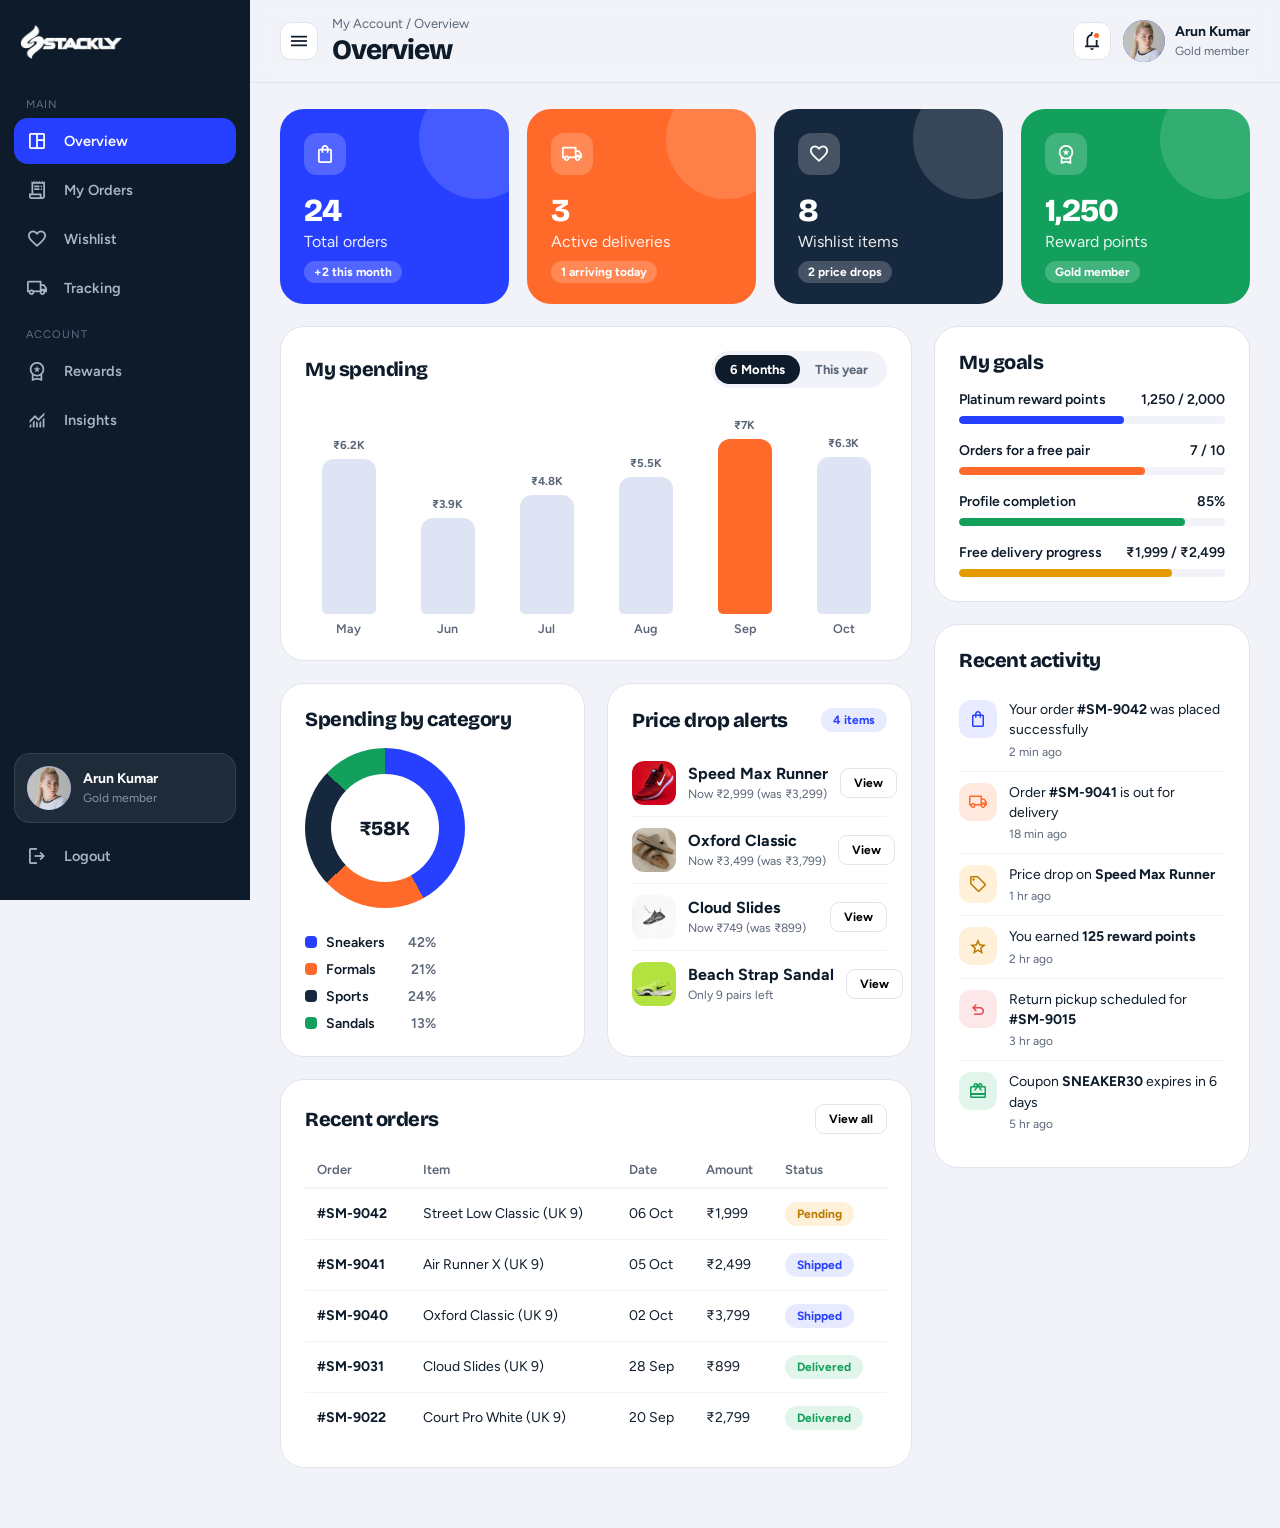
<file: client.html>
<!DOCTYPE html>
<html lang="en">

<head>
<meta charset="UTF-8">
<meta name="viewport" content="width=device-width, initial-scale=1, viewport-fit=cover">
<title>Solemate - My Account</title>
<link rel="preconnect" href="https://fonts.googleapis.com">
<link rel="preconnect" href="https://fonts.gstatic.com" crossorigin>
<link href="https://fonts.googleapis.com/css2?family=Bricolage+Grotesque:wght@500;700;800&family=Figtree:wght@400;500;600;700&display=swap" rel="stylesheet">
<link rel="stylesheet" href="https://fonts.googleapis.com/css2?family=Material+Symbols+Outlined:opsz,wght,FILL,GRAD@20..48,100..700,0,-50..200">
<style>
:root{--ink:#0d1b2a;--ink2:#16283d;--blue:#2740ff;--blue-d:#1a2bc4;--orange:#ff6a2b;--green:#12a05c;--red:#e5484d;--amber:#e69b00;--paper:#f1f3f8;--line:#dfe4ee;--muted:#5b6678}
*{margin:0;padding:0;box-sizing:border-box}
body{font-family:"Figtree",sans-serif;background:var(--paper);color:var(--ink);min-height:100vh;overflow-x:hidden}
h1,h2,h3,h4{font-family:"Bricolage Grotesque",sans-serif;line-height:1.1}
img{display:block;max-width:100%}button,input,select{font-family:inherit}
:focus-visible{outline:3px solid var(--orange);outline-offset:2px}
.material-symbols-outlined{font-size:22px}

/* rail */
.rail{position:fixed;left:0;top:0;bottom:0;width:250px;background:var(--ink);color:#a9b4c7;z-index:100;display:flex;flex-direction:column;padding:18px 14px;overflow:hidden}
.brand{display:flex;align-items:center;height:48px;margin-bottom:18px;padding-left:6px;white-space:nowrap}
.brand .mark{display:none}
.brand img{height:34px;width:auto;margin-left:0;filter:brightness(0) invert(1);cursor:pointer}
.grp{font-size:11px;letter-spacing:1px;text-transform:uppercase;color:#5f7089;padding:14px 12px 6px;white-space:nowrap;height:34px}
.rail nav{flex:1 1 auto;min-height:0;overflow-y:auto;overflow-x:hidden;scrollbar-width:none}
.rail button.nv{display:flex;align-items:center;gap:16px;width:100%;padding:12px;border:none;background:transparent;color:inherit;font-weight:600;font-size:14.5px;border-radius:14px;cursor:pointer;white-space:nowrap;margin-bottom:3px;transition:.2s;text-align:left}
.rail button.nv .material-symbols-outlined{flex-shrink:0}
.rail button.nv:hover{background:rgba(255,255,255,.08);color:#fff}
.rail button.nv.active{background:var(--blue);color:#fff}
.rail .logout{margin-top:10px;border-top:1px solid #22344a;padding-top:12px;flex-shrink:0}
.scrim{display:none}
.rail-close{display:none;width:36px;height:36px;border-radius:10px;border:1px solid rgba(255,255,255,.2);background:rgba(255,255,255,.08);color:#fff;cursor:pointer;place-items:center;margin-left:auto;flex-shrink:0}
.rail-close:hover{background:var(--orange);border-color:var(--orange)}
.side-user{display:flex;align-items:center;gap:12px;background:rgba(255,255,255,.07);border:1px solid rgba(255,255,255,.1);border-radius:16px;padding:12px;margin-top:10px;flex-shrink:0}
.side-user .av{width:44px;height:44px}
.side-user b{display:block;color:#fff;font-size:14px}
.side-user small{color:#8794aa;font-size:12px}

/* main */
.main{margin-left:250px;min-height:100vh;min-width:0;max-width:100%}
.head{position:sticky;top:0;z-index:50;background:rgba(241,243,248,.92);backdrop-filter:blur(10px);border-bottom:1px solid var(--line)}
.head-in{display:flex;align-items:center;justify-content:space-between;gap:16px;padding:16px 30px}
.burger{display:none}
.crumb{color:var(--muted);font-size:13px;margin-bottom:4px}
.head h1{font-size:28px;font-weight:800;letter-spacing:-1px}
.head-r{display:flex;align-items:center;gap:12px}
.ib{width:38px;height:38px;border-radius:11px;border:1px solid var(--line);background:#fff;display:grid;place-items:center;cursor:pointer;color:var(--ink);position:relative;transition:.2s}
.ib:hover{border-color:var(--blue);color:var(--blue)}
.ib .dot{position:absolute;top:8px;right:9px;width:9px;height:9px;border-radius:50%;background:var(--orange);border:2px solid #fff}
.me{display:flex;align-items:center;gap:10px}
.av{width:42px;height:42px;border-radius:50%;background:var(--blue);color:#fff;display:grid;place-items:center;font-weight:800;font-family:"Bricolage Grotesque",sans-serif;position:relative;overflow:hidden;flex-shrink:0}
.av i{font-style:normal}
.av img{position:absolute;inset:0;width:100%;height:100%;object-fit:cover}
.me b{display:block;font-size:14px}.me small{color:var(--muted);font-size:12px}
.pop{position:absolute;right:30px;top:72px;width:340px;background:#fff;border:1px solid var(--line);border-radius:20px;box-shadow:0 24px 50px rgba(13,27,42,.18);padding:18px;display:none}
.pop.show{display:block}
.pop h4{font-size:18px;margin-bottom:6px}

.page{padding:26px 30px 60px;min-width:0;max-width:100%}
.view{display:none;flex-direction:column;gap:22px;min-width:0;max-width:100%}.view.active{display:flex}
.view>*{min-width:0;max-width:100%}

/* tiles + stats */
.tiles{display:grid;grid-template-columns:repeat(4,minmax(0,1fr));gap:18px}
.tile{border-radius:24px;padding:24px;color:#fff;position:relative;overflow:hidden}
.tile::after{content:"";position:absolute;right:-30px;top:-30px;width:120px;height:120px;border-radius:50%;background:rgba(255,255,255,.14)}
.tile .material-symbols-outlined{background:rgba(255,255,255,.2);border-radius:13px;padding:10px;margin-bottom:18px;position:relative;z-index:1}
.tile h3{font-size:32px;font-weight:800;letter-spacing:-1px}.tile p{opacity:.9;margin:4px 0 10px}.tile small{background:rgba(255,255,255,.2);padding:4px 10px;border-radius:20px;font-weight:700;font-size:12px}
.t-blue{background:var(--blue)}.t-or{background:var(--orange)}.t-ink{background:var(--ink2)}.t-gr{background:var(--green)}
.stats{display:grid;grid-template-columns:repeat(4,minmax(0,1fr));gap:18px}
.stat{background:#fff;border:1px solid var(--line);border-radius:20px;padding:20px;display:flex;flex-direction:column;gap:12px}
.stat>.material-symbols-outlined{width:44px;height:44px;border-radius:13px;background:var(--paper);color:var(--blue);display:grid;place-items:center}
.stat h3{font-size:28px;font-weight:800;letter-spacing:-1px}.stat p{color:var(--muted);font-size:14px;margin-top:3px}
.stat small{font-weight:700;font-size:13px}.up{color:var(--green)}.dn{color:var(--red)}

/* cards */
.card{background:#fff;border:1px solid var(--line);border-radius:24px;padding:24px;overflow-x:auto;min-width:0;max-width:100%}
.ch{display:flex;justify-content:space-between;align-items:center;gap:12px;flex-wrap:wrap;margin-bottom:18px}
.ch h2{font-size:20px;font-weight:800;letter-spacing:-.5px}
.layout{display:grid;grid-template-columns:minmax(0,2fr) minmax(0,1fr);gap:22px;align-items:start}
.layout>*{min-width:0;max-width:100%}
.stack{display:flex;flex-direction:column;gap:22px;min-width:0;max-width:100%}
.stack>*{min-width:0;max-width:100%}
.two{display:grid;grid-template-columns:minmax(0,1fr) minmax(0,1fr);gap:22px}
.two>*{min-width:0;max-width:100%}
.between{display:flex;justify-content:space-between;align-items:center;gap:10px}
.muted{color:var(--muted);font-size:13px}

/* chart */
.chart{display:flex;align-items:flex-end;gap:12px;height:230px;padding-top:6px}
.col{flex:1;height:100%;display:flex;flex-direction:column;justify-content:flex-end;align-items:center;gap:7px;min-width:0}
.col i{display:block;width:100%;max-width:54px;background:#dfe4f5;border-radius:12px 12px 5px 5px;transition:height .5s ease,background .2s}
.col:hover i{background:var(--blue)}.col.hi i{background:var(--orange)}
.col span{font-size:11.5px;font-weight:700;color:var(--muted)}.col b{font-size:12.5px;color:var(--muted);font-weight:600}
.seg{display:flex;background:var(--paper);border-radius:30px;padding:4px}
.seg button{border:none;background:transparent;padding:7px 15px;border-radius:30px;font-weight:700;font-size:13px;color:var(--muted);cursor:pointer}
.seg button.active{background:var(--ink);color:#fff}

/* donut */
.donut-wrap{display:flex;align-items:center;justify-content:space-between;gap:26px;flex-wrap:wrap}
.donut{width:160px;height:160px;border-radius:50%;position:relative;flex-shrink:0}
.donut::after{content:attr(data-c);position:absolute;inset:26px;background:#fff;border-radius:50%;display:grid;place-items:center;font-family:"Bricolage Grotesque",sans-serif;font-weight:800;font-size:20px;text-align:center;line-height:1.1;padding:6px}
.legend{display:grid;gap:10px;font-size:14px;font-weight:600}
.legend span{display:flex;align-items:center;gap:9px}.legend i{width:12px;height:12px;border-radius:4px}.legend em{margin-left:auto;font-style:normal;color:var(--muted);padding-left:14px}

/* tables */
table{width:100%;border-collapse:collapse;min-width:540px}
th{text-align:left;font-size:13px;color:var(--muted);font-weight:600;padding:10px 12px;border-bottom:2px solid var(--paper)}
td{padding:13px 12px;border-bottom:1px solid var(--paper);font-size:14px;white-space:nowrap}
tbody tr:last-child td{border-bottom:none}tbody tr:hover{background:#f8f9fd}
.cell{display:flex;align-items:center;gap:12px;min-width:max-content}.cell img{width:44px;height:44px;border-radius:12px;object-fit:cover;background:var(--paper);flex-shrink:0}
.cell b{display:block;white-space:nowrap}.cell small,td small{color:var(--muted);font-size:12px;white-space:nowrap}
.badge{display:inline-block;padding:5px 12px;border-radius:30px;font-size:12px;font-weight:700}
.badge.ok{background:#e1f5ea;color:var(--green)}.badge.blue{background:#e8ebff;color:var(--blue)}.badge.low{background:#fff1d9;color:#b97a00}.badge.out{background:#fde8e9;color:var(--red)}
.bar{height:8px;width:110px;background:var(--paper);border-radius:8px;overflow:hidden;margin-bottom:4px}.bar.full{width:100%;margin:0}
.bar i{display:block;height:100%;border-radius:8px}.bar i.ok{background:var(--green)}.bar i.low{background:var(--amber)}.bar i.out{background:var(--red)}.bar i.blue{background:var(--blue)}.bar i.or{background:var(--orange)}
.row{display:flex;justify-content:space-between;align-items:center;gap:12px;padding:11px 0;border-bottom:1px solid var(--paper)}.row:last-child{border-bottom:none}
.act{display:flex;gap:12px;padding:11px 0;border-bottom:1px solid var(--paper)}.act:last-child{border-bottom:none}
.act p{font-size:14px;line-height:1.45}.act small{color:var(--muted);font-size:12px}
.ic{width:38px;height:38px;border-radius:12px;display:grid;place-items:center;flex-shrink:0;font-size:20px}
.ic.blue{background:#e8ebff;color:var(--blue)}.ic.orange{background:#ffe9de;color:var(--orange)}.ic.red{background:#fde8e9;color:var(--red)}.ic.amber{background:#fff1d9;color:#b97a00}.ic.green{background:#e1f5ea;color:var(--green)}
.target{margin-bottom:18px}.target:last-child{margin-bottom:0}
.target .between{font-size:14px;font-weight:600;margin-bottom:8px}
.dist{display:grid;grid-template-columns:90px minmax(0,1fr) 56px;gap:12px;align-items:center;font-size:14px;font-weight:600;margin-bottom:12px}.dist.wide{grid-template-columns:130px minmax(0,1fr) 64px}.dist span:last-child{text-align:right;color:var(--muted)}
.code{font-family:"Bricolage Grotesque",sans-serif;background:var(--paper);padding:5px 10px;border-radius:8px;letter-spacing:.5px}

/* chips, buttons */
.chips{display:flex;gap:8px;flex-wrap:wrap}
.chip{padding:8px 17px;border-radius:30px;border:1.5px solid var(--line);background:#fff;font-weight:600;font-size:13px;cursor:pointer;transition:.2s}
.chip:hover{border-color:var(--blue)}.chip.active{background:var(--ink);border-color:var(--ink);color:#fff}
.btn{display:inline-flex;align-items:center;gap:7px;padding:11px 20px;border-radius:12px;border:none;font-weight:700;font-size:14px;cursor:pointer;transition:transform .2s,background .2s;color:#fff;background:var(--blue)}
.btn:hover{transform:translateY(-2px);background:var(--blue-d)}
.btn-sm{padding:7px 13px;border-radius:9px;border:1.5px solid var(--line);background:#fff;font-weight:700;font-size:12px;cursor:pointer;transition:.2s}.btn-sm:hover{border-color:var(--blue);color:var(--blue)}
.empty{display:none;text-align:center;color:var(--muted);padding:28px}

/* shipping */
.ships{display:grid;grid-template-columns:repeat(3,minmax(0,1fr));gap:18px}
.ship{border:1px solid var(--line);border-radius:20px;padding:20px;display:flex;flex-direction:column;gap:12px;min-width:0}.ship p{color:var(--muted);font-size:14px}

@media(max-width:1200px){.tiles,.stats{grid-template-columns:repeat(2,minmax(0,1fr))}.layout{grid-template-columns:minmax(0,1fr)}.ships{grid-template-columns:repeat(2,minmax(0,1fr))}}
@media(max-width:900px){
  .rail{width:min(300px,82vw);transform:translateX(-100%);transition:transform .3s ease;padding:14px 12px;overflow:hidden}
  .rail.open{transform:translateX(0)}
  .scrim.show{display:block;position:fixed;inset:0;background:rgba(13,27,42,.55);z-index:90}
  .main{margin-left:0;width:100%;min-width:0}
  .burger{display:grid;flex-shrink:0}.rail-close{display:grid}
  .head-in{padding:12px 14px;gap:10px}.head h1{font-size:22px}
  .head-r{gap:7px;flex-shrink:0}.me{gap:6px}.me .av{width:38px;height:38px}
  .page{width:100%;padding:18px 14px 50px}.two{grid-template-columns:minmax(0,1fr)}
  .pop{right:12px;left:12px;width:auto;max-height:70vh;overflow-y:auto}
  .side-user{margin-top:8px;padding:10px;border-radius:14px}
  .side-user .av{width:40px;height:40px}.side-user b{font-size:13px}.side-user small{font-size:11px}
  .rail .logout{margin-top:6px;padding-top:10px;padding-bottom:8px}
}
@media(max-width:560px){
  .tiles,.stats,.ships{grid-template-columns:minmax(0,1fr)}
  .head-in{padding:10px 12px}.head h1{font-size:19px}.crumb{display:none}
  .head-r .me .txt{display:none}.head-r .ib{width:36px;height:36px}
  .page{padding:14px 10px 45px}.legend{grid-template-columns:1fr 1fr}
  .card{padding:16px;border-radius:18px}.ch h2{font-size:18px}
  .chart{gap:7px;height:190px}.col span{font-size:10px}.col b{font-size:10px}
}
@media(max-width:420px){
  .rail{width:85vw}.brand{height:44px;margin-bottom:10px}.brand img{height:29px}
  .rail button.nv{gap:12px;padding:10px;font-size:13.5px}.grp{padding:10px 10px 5px}
  .side-user{gap:9px}.side-user .av{width:38px;height:38px}
  .head-in>.between{gap:8px !important}.burger{width:36px;height:36px}
}
.toplogo{width:120px;display:none}
@media(max-width:560px){.toplogo{display:block}#title{display:none}}
</style>
</head>

<body>
<aside class="rail" id="rail">
  <div class="brand"><span class="mark"><span class="material-symbols-outlined">steps</span></span><img src="./src/logo.webp" class="asidelogo" alt="Solemate logo"><button class="rail-close" id="railClose" aria-label="Close menu"><span class="material-symbols-outlined">close</span></button></div>
  <nav id="nav">
    <div class="grp">Main</div>
    <button class="nv active" data-view="overview"><span class="material-symbols-outlined">space_dashboard</span>Overview</button>
    <button class="nv" data-view="orders"><span class="material-symbols-outlined">receipt_long</span>My Orders</button>
    <button class="nv" data-view="wishlist"><span class="material-symbols-outlined">favorite</span>Wishlist</button>
    <button class="nv" data-view="tracking"><span class="material-symbols-outlined">local_shipping</span>Tracking</button>
    <div class="grp">Account</div>
    <button class="nv" data-view="rewards"><span class="material-symbols-outlined">workspace_premium</span>Rewards</button>
    <button class="nv" data-view="insights"><span class="material-symbols-outlined">monitoring</span>Insights</button>
  </nav>
  <div class="side-user"><span class="av"><i class="ini">A</i><img src="./src/img13.webp" alt="" onerror="this.remove()"></span>
    <div><b class="uname">Arun Kumar</b><small>Gold member</small></div>
  </div>
  <button class="nv logout" id="logout"><span class="material-symbols-outlined">logout</span>Logout</button>
</aside>
<div class="scrim" id="scrim"></div>

<div class="main">
  <header class="head">
    <div class="head-in">
      <div class="between" style="gap:14px">
        <button class="ib burger" id="burger" aria-label="Open menu"><span class="material-symbols-outlined">menu</span></button>
        <div>
          <div class="crumb">My Account / <span id="crumb">Overview</span></div>
          <h1 id="title">Overview</h1>
          <a href="admin.html"><img src="./src/logo.webp" alt="Solemate logo" class="toplogo"></a>
        </div>
      </div>
      <div class="head-r">
        <button class="ib" id="bell" aria-label="Notifications"><span class="material-symbols-outlined">notifications</span><span class="dot"></span></button>
        <div class="me"><span class="av"><i class="ini">A</i><img src="./src/img13.webp" alt="" onerror="this.remove()"></span>
          <div class="txt"><b class="uname">Arun Kumar</b><small>Gold member</small></div>
        </div>
      </div>
    </div>
    <div class="pop" id="pop">
      <h4>Notifications</h4>
      <div class="act"><span class="material-symbols-outlined ic blue">shopping_bag</span><div><p>Your order <b>#SM-9042</b> was placed successfully</p><small>2 min ago</small></div></div>
      <div class="act"><span class="material-symbols-outlined ic orange">local_shipping</span><div><p>Order <b>#SM-9041</b> is out for delivery</p><small>18 min ago</small></div></div>
      <div class="act"><span class="material-symbols-outlined ic amber">sell</span><div><p>Price drop on <b>Speed Max Runner</b> in your wishlist</p><small>1 hr ago</small></div></div>
      <div class="act"><span class="material-symbols-outlined ic amber">star</span><div><p>You earned <b>125 reward points</b></p><small>2 hr ago</small></div></div>
      <div class="act"><span class="material-symbols-outlined ic red">undo</span><div><p>Return pickup scheduled for <b>#SM-9015</b></p><small>3 hr ago</small></div></div>
      <div class="act"><span class="material-symbols-outlined ic green">redeem</span><div><p>Coupon <b>SNEAKER30</b> expires in 6 days</p><small>5 hr ago</small></div></div>
    </div>
  </header>

  <main class="page">

    <!-- OVERVIEW -->
    <section class="view active" id="overview">
      <div class="tiles">
        <div class="tile t-blue"><span class="material-symbols-outlined">shopping_bag</span><h3>24</h3><p>Total orders</p><small>+2 this month</small></div>
        <div class="tile t-or"><span class="material-symbols-outlined">local_shipping</span><h3>3</h3><p>Active deliveries</p><small>1 arriving today</small></div>
        <div class="tile t-ink"><span class="material-symbols-outlined">favorite</span><h3>8</h3><p>Wishlist items</p><small>2 price drops</small></div>
        <div class="tile t-gr"><span class="material-symbols-outlined">workspace_premium</span><h3>1,250</h3><p>Reward points</p><small>Gold member</small></div>
      </div>
      <div class="layout">
        <div class="stack">
          <div class="card">
            <div class="ch">
              <h2>My spending</h2>
              <div class="seg" id="range"><button class="active" data-r="m6">6 Months</button><button data-r="year">This year</button></div>
            </div>
            <div class="chart" id="chart"></div>
          </div>
          <div class="two">
            <div class="card">
              <div class="ch"><h2>Spending by category</h2></div>
              <div class="donut-wrap">
                <div class="donut" data-c="₹58K" style="background:conic-gradient(var(--blue) 0 42%,var(--orange) 42% 63%,var(--ink2) 63% 87%,var(--green) 87% 100%)"></div>
                <div class="legend"><span><i style="background:var(--blue)"></i>Sneakers<em>42%</em></span><span><i style="background:var(--orange)"></i>Formals<em>21%</em></span><span><i style="background:var(--ink2)"></i>Sports<em>24%</em></span><span><i style="background:var(--green)"></i>Sandals<em>13%</em></span></div>
              </div>
            </div>
            <div class="card">
              <div class="ch"><h2>Price drop alerts</h2><span class="badge blue">4 items</span></div>
              <div class="row"><div class="cell"><img src="./src/image_29.webp" alt="" loading="lazy"><div><b>Speed Max Runner</b><small>Now ₹2,999 (was ₹3,299)</small></div></div><button class="btn-sm errorpage">View</button></div>
              <div class="row"><div class="cell"><img src="./src/image_7.webp" alt="" loading="lazy"><div><b>Oxford Classic</b><small>Now ₹3,499 (was ₹3,799)</small></div></div><button class="btn-sm errorpage">View</button></div>
              <div class="row"><div class="cell"><img src="./src/image_39.webp" alt="" loading="lazy"><div><b>Cloud Slides</b><small>Now ₹749 (was ₹899)</small></div></div><button class="btn-sm errorpage">View</button></div>
              <div class="row"><div class="cell"><img src="./src/image_6.webp" alt="" loading="lazy"><div><b>Beach Strap Sandal</b><small>Only 9 pairs left</small></div></div><button class="btn-sm errorpage">View</button></div>
            </div>
          </div>
          <div class="card">
            <div class="ch"><h2>Recent orders</h2><button class="btn-sm" data-go="orders">View all</button></div>
            <table>
              <thead><tr><th>Order</th><th>Item</th><th>Date</th><th>Amount</th><th>Status</th></tr></thead>
              <tbody class="s">
                <tr><td><b>#SM-9042</b></td><td>Street Low Classic (UK 9)</td><td>06 Oct</td><td>₹1,999</td><td><span class="badge low">Pending</span></td></tr>
                <tr><td><b>#SM-9041</b></td><td>Air Runner X (UK 9)</td><td>05 Oct</td><td>₹2,499</td><td><span class="badge blue">Shipped</span></td></tr>
                <tr><td><b>#SM-9040</b></td><td>Oxford Classic (UK 9)</td><td>02 Oct</td><td>₹3,799</td><td><span class="badge blue">Shipped</span></td></tr>
                <tr><td><b>#SM-9031</b></td><td>Cloud Slides (UK 9)</td><td>28 Sep</td><td>₹899</td><td><span class="badge ok">Delivered</span></td></tr>
                <tr><td><b>#SM-9022</b></td><td>Court Pro White (UK 9)</td><td>20 Sep</td><td>₹2,799</td><td><span class="badge ok">Delivered</span></td></tr>
              </tbody>
            </table>
          </div>
        </div>
        <div class="stack">
          <div class="card">
            <div class="ch"><h2>My goals</h2></div>
            <div class="target"><div class="between"><span>Platinum reward points</span><span>1,250 / 2,000</span></div><div class="bar full"><i class="blue" style="width:62%"></i></div></div>
            <div class="target"><div class="between"><span>Orders for a free pair</span><span>7 / 10</span></div><div class="bar full"><i class="or" style="width:70%"></i></div></div>
            <div class="target"><div class="between"><span>Profile completion</span><span>85%</span></div><div class="bar full"><i class="ok" style="width:85%"></i></div></div>
            <div class="target"><div class="between"><span>Free delivery progress</span><span>₹1,999 / ₹2,499</span></div><div class="bar full"><i class="low" style="width:80%"></i></div></div>
          </div>
          <div class="card">
            <div class="ch"><h2>Recent activity</h2></div>
            <div class="act"><span class="material-symbols-outlined ic blue">shopping_bag</span><div><p>Your order <b>#SM-9042</b> was placed successfully</p><small>2 min ago</small></div></div>
            <div class="act"><span class="material-symbols-outlined ic orange">local_shipping</span><div><p>Order <b>#SM-9041</b> is out for delivery</p><small>18 min ago</small></div></div>
            <div class="act"><span class="material-symbols-outlined ic amber">sell</span><div><p>Price drop on <b>Speed Max Runner</b></p><small>1 hr ago</small></div></div>
            <div class="act"><span class="material-symbols-outlined ic amber">star</span><div><p>You earned <b>125 reward points</b></p><small>2 hr ago</small></div></div>
            <div class="act"><span class="material-symbols-outlined ic red">undo</span><div><p>Return pickup scheduled for <b>#SM-9015</b></p><small>3 hr ago</small></div></div>
            <div class="act"><span class="material-symbols-outlined ic green">redeem</span><div><p>Coupon <b>SNEAKER30</b> expires in 6 days</p><small>5 hr ago</small></div></div>
          </div>
        </div>
      </div>
    </section>

    <!-- MY ORDERS -->
    <section class="view" id="orders">
      <div class="stats">
        <div class="stat"><span class="material-symbols-outlined">shopping_bag</span><div><h3>24</h3><p>Total orders</p></div><small class="up">+2 this month</small></div>
        <div class="stat"><span class="material-symbols-outlined">local_shipping</span><div><h3>2</h3><p>On the way</p></div><small class="up">1 arriving today</small></div>
        <div class="stat"><span class="material-symbols-outlined">task_alt</span><div><h3>20</h3><p>Delivered</p></div><small class="up">All on time</small></div>
        <div class="stat"><span class="material-symbols-outlined">undo</span><div><h3>1</h3><p>Returns and refunds</p></div><small class="dn">Refund in 5 days</small></div>
      </div>
      <div class="card">
        <div class="ch">
          <h2>Order history</h2>
          <div class="chips" id="orderChips"><button class="chip active" data-f="all">All</button><button class="chip" data-f="pending">Pending</button><button class="chip" data-f="shipped">Shipped</button><button class="chip" data-f="delivered">Delivered</button><button class="chip" data-f="returned">Returned</button></div>
        </div>
        <table>
          <thead><tr><th>Order</th><th>Item</th><th>Size</th><th>Amount</th><th>Payment</th><th>Date</th><th>Status</th><th></th></tr></thead>
          <tbody class="s" id="orderBody">
            <tr data-status="pending"><td><b>#SM-9042</b></td><td><div class="cell"><img src="./src/image_4.webp" alt="" loading="lazy"><b>Street Low Classic</b></div></td><td>UK 9</td><td>₹1,999</td><td>UPI</td><td>06 Oct</td><td><span class="badge low">Pending</span></td><td><button class="btn-sm errorpage">Cancel</button></td></tr>
            <tr data-status="shipped"><td><b>#SM-9041</b></td><td><div class="cell"><img src="./src/image_3.webp" alt="" loading="lazy"><b>Air Runner X</b></div></td><td>UK 9</td><td>₹2,499</td><td>UPI</td><td>05 Oct</td><td><span class="badge blue">Shipped</span></td><td><button class="btn-sm errorpage">Track</button></td></tr>
            <tr data-status="shipped"><td><b>#SM-9040</b></td><td><div class="cell"><img src="./src/image_7.webp" alt="" loading="lazy"><b>Oxford Classic</b></div></td><td>UK 9</td><td>₹3,799</td><td>Card</td><td>02 Oct</td><td><span class="badge blue">Shipped</span></td><td><button class="btn-sm errorpage">Track</button></td></tr>
            <tr data-status="delivered"><td><b>#SM-9031</b></td><td><div class="cell"><img src="./src/image_39.webp" alt="" loading="lazy"><b>Cloud Slides</b></div></td><td>UK 9</td><td>₹899</td><td>UPI</td><td>28 Sep</td><td><span class="badge ok">Delivered</span></td><td><button class="btn-sm errorpage">Invoice</button></td></tr>
            <tr data-status="delivered"><td><b>#SM-9022</b></td><td><div class="cell"><img src="./src/image_5.webp" alt="" loading="lazy"><b>Court Pro White</b></div></td><td>UK 9</td><td>₹2,799</td><td>Card</td><td>20 Sep</td><td><span class="badge ok">Delivered</span></td><td><button class="btn-sm errorpage">Invoice</button></td></tr>
            <tr data-status="returned"><td><b>#SM-9015</b></td><td><div class="cell"><img src="./src/image_29.webp" alt="" loading="lazy"><b>Speed Max Runner</b></div></td><td>UK 9</td><td>₹3,299</td><td>COD</td><td>12 Sep</td><td><span class="badge out">Returned</span></td><td><button class="btn-sm errorpage">Details</button></td></tr>
            <tr data-status="delivered"><td><b>#SM-9008</b></td><td><div class="cell"><img src="./src/image_4.webp" alt="" loading="lazy"><b>Comfort Walk Sandal</b></div></td><td>UK 9</td><td>₹1,499</td><td>UPI</td><td>04 Sep</td><td><span class="badge ok">Delivered</span></td><td><button class="btn-sm errorpage">Invoice</button></td></tr>
            <tr data-status="delivered"><td><b>#SM-8997</b></td><td><div class="cell"><img src="./src/image_36.webp" alt="" loading="lazy"><b>Derby Leather Brown</b></div></td><td>UK 9</td><td>₹4,199</td><td>Card</td><td>25 Aug</td><td><span class="badge ok">Delivered</span></td><td><button class="btn-sm errorpage">Invoice</button></td></tr>
            <tr data-status="delivered"><td><b>#SM-8990</b></td><td><div class="cell"><img src="./src/image_6.webp" alt="" loading="lazy"><b>Beach Strap Sandal</b></div></td><td>UK 9</td><td>₹1,299</td><td>Net banking</td><td>18 Aug</td><td><span class="badge ok">Delivered</span></td><td><button class="btn-sm errorpage">Invoice</button></td></tr>
          </tbody>
        </table>
        <p class="empty">No orders match your filter.</p>
      </div>
    </section>

    <!-- WISHLIST -->
    <section class="view" id="wishlist">
      <div class="stats">
        <div class="stat"><span class="material-symbols-outlined">favorite</span><div><h3>8</h3><p>Saved items</p></div><small class="up">+2 this month</small></div>
        <div class="stat"><span class="material-symbols-outlined">sell</span><div><h3>3</h3><p>Price drops</p></div><small class="up">Save up to ₹300</small></div>
        <div class="stat"><span class="material-symbols-outlined">inventory_2</span><div><h3>2</h3><p>Low stock</p></div><small class="dn">Buy soon</small></div>
        <div class="stat"><span class="material-symbols-outlined">notifications_active</span><div><h3>1</h3><p>Out of stock</p></div><small class="dn">Notify me enabled</small></div>
      </div>
      <div class="card">
        <div class="ch">
          <h2>My wishlist</h2>
          <div class="chips" id="wishChips"><button class="chip active" data-f="all">All</button><button class="chip" data-f="sneakers">Sneakers</button><button class="chip" data-f="formals">Formals</button><button class="chip" data-f="sports">Sports</button><button class="chip" data-f="sandals">Sandals</button></div>
          <button class="btn errorpage"><span class="material-symbols-outlined">storefront</span>Browse shop</button>
        </div>
        <table>
          <thead><tr><th>Product</th><th>Category</th><th>Sizes</th><th>Availability</th><th>Price</th><th>Status</th><th></th></tr></thead>
          <tbody class="s" id="wishBody">
            <tr data-cat="sneakers"><td><div class="cell"><img src="./src/image_3.webp" alt="" loading="lazy"><div><b>Air Runner X</b><small>SN-1001</small></div></div></td><td>Sneakers</td><td>UK 6-11</td><td><div class="bar"><i class="ok" style="width:74%"></i></div><small>Ready to ship</small></td><td>₹2,499</td><td><span class="badge ok">In stock</span></td><td><button class="btn-sm errorpage">Add to cart</button> <button class="ib del errorpage" title="Remove" aria-label="Remove"><span class="material-symbols-outlined">delete</span></button></td></tr>
            <tr data-cat="sneakers"><td><div class="cell"><img src="./src/image_5.webp" alt="" loading="lazy"><div><b>Court Pro White</b><small>SN-1003</small></div></div></td><td>Sneakers</td><td>UK 6-12</td><td><div class="bar"><i class="ok" style="width:66%"></i></div><small>Ready to ship</small></td><td>₹2,799</td><td><span class="badge ok">In stock</span></td><td><button class="btn-sm errorpage">Add to cart</button> <button class="ib del errorpage" title="Remove" aria-label="Remove"><span class="material-symbols-outlined">delete</span></button></td></tr>
            <tr data-cat="formals"><td><div class="cell"><img src="./src/image_7.webp" alt="" loading="lazy"><div><b>Oxford Classic</b><small>FM-2001</small></div></div></td><td>Formals</td><td>UK 6-12</td><td><div class="bar"><i class="low" style="width:18%"></i></div><small>Only 18 left</small></td><td>₹3,499</td><td><span class="badge low">Low stock</span></td><td><button class="btn-sm errorpage">Add to cart</button> <button class="ib del errorpage" title="Remove" aria-label="Remove"><span class="material-symbols-outlined">delete</span></button></td></tr>
            <tr data-cat="formals"><td><div class="cell"><img src="./src/image_36.webp" alt="" loading="lazy"><div><b>Derby Leather Brown</b><small>FM-2002</small></div></div></td><td>Formals</td><td>UK 6-11</td><td><div class="bar"><i class="ok" style="width:60%"></i></div><small>Ready to ship</small></td><td>₹4,199</td><td><span class="badge ok">In stock</span></td><td><button class="btn-sm errorpage">Add to cart</button> <button class="ib del errorpage" title="Remove" aria-label="Remove"><span class="material-symbols-outlined">delete</span></button></td></tr>
            <tr data-cat="sports"><td><div class="cell"><img src="./src/image_29.webp" alt="" loading="lazy"><div><b>Speed Max Runner</b><small>SP-3001</small></div></div></td><td>Sports</td><td>UK 6-12</td><td><div class="bar"><i class="low" style="width:10%"></i></div><small>Only 12 left</small></td><td>₹2,999</td><td><span class="badge blue">Price drop</span></td><td><button class="btn-sm errorpage">Add to cart</button> <button class="ib del errorpage" title="Remove" aria-label="Remove"><span class="material-symbols-outlined">delete</span></button></td></tr>
            <tr data-cat="sports"><td><div class="cell"><img src="./src/image_34.webp" alt="" loading="lazy"><div><b>Trail Pro Boots</b><small>SP-3002</small></div></div></td><td>Sports</td><td>UK 7-12</td><td><div class="bar"><i class="out" style="width:0%"></i></div><small>Back soon</small></td><td>₹4,299</td><td><span class="badge out">Out of stock</span></td><td><button class="btn-sm errorpage">Notify me</button> <button class="ib del errorpage" title="Remove" aria-label="Remove"><span class="material-symbols-outlined">delete</span></button></td></tr>
            <tr data-cat="sandals"><td><div class="cell"><img src="./src/image_39.webp" alt="" loading="lazy"><div><b>Cloud Slides</b><small>SD-4001</small></div></div></td><td>Sandals</td><td>UK 5-11</td><td><div class="bar"><i class="ok" style="width:81%"></i></div><small>Ready to ship</small></td><td>₹749</td><td><span class="badge blue">Price drop</span></td><td><button class="btn-sm errorpage">Add to cart</button> <button class="ib del errorpage" title="Remove" aria-label="Remove"><span class="material-symbols-outlined">delete</span></button></td></tr>
            <tr data-cat="sandals"><td><div class="cell"><img src="./src/image_6.webp" alt="" loading="lazy"><div><b>Beach Strap Sandal</b><small>SD-4003</small></div></div></td><td>Sandals</td><td>UK 5-10</td><td><div class="bar"><i class="low" style="width:11%"></i></div><small>Only 9 left</small></td><td>₹1,299</td><td><span class="badge low">Low stock</span></td><td><button class="btn-sm errorpage">Add to cart</button> <button class="ib del errorpage" title="Remove" aria-label="Remove"><span class="material-symbols-outlined">delete</span></button></td></tr>
          </tbody>
        </table>
        <p class="empty">No wishlist items match your filter.</p>
      </div>
    </section>

    <!-- TRACKING -->
    <section class="view" id="tracking">
      <div class="stats">
        <div class="stat"><span class="material-symbols-outlined">local_shipping</span><div><h3>3</h3><p>Active shipments</p></div><small class="up">On schedule</small></div>
        <div class="stat"><span class="material-symbols-outlined">today</span><div><h3>1</h3><p>Arriving today</p></div><small class="up">Out for delivery</small></div>
        <div class="stat"><span class="material-symbols-outlined">done_all</span><div><h3>2</h3><p>Delivered this month</p></div><small class="up">All on time</small></div>
        <div class="stat"><span class="material-symbols-outlined">undo</span><div><h3>1</h3><p>Returns in progress</p></div><small class="dn">Refund pending</small></div>
      </div>
      <div class="card">
        <div class="ch"><h2>My shipments</h2></div>
        <div class="ships">
          <div class="ship"><div class="between"><b>SH-5503</b><span class="badge low">Out for delivery</span></div><p>Order #SM-9041 · Chennai city, same day</p><div class="bar full"><i class="blue" style="width:90%"></i></div><div class="between muted"><span>Local rider</span><span>Arrives today</span></div></div>
          <div class="ship"><div class="between"><b>SH-5502</b><span class="badge blue">In transit</span></div><p>Order #SM-9040 · Bengaluru to Chennai</p><div class="bar full"><i class="blue" style="width:40%"></i></div><div class="between muted"><span>Blue Dart</span><span>Arrives in 2 days</span></div></div>
          <div class="ship"><div class="between"><b>SH-5504</b><span class="badge blue">Packed</span></div><p>Order #SM-9042 · Chennai warehouse</p><div class="bar full"><i class="blue" style="width:15%"></i></div><div class="between muted"><span>Delhivery</span><span>Ships tomorrow</span></div></div>
          <div class="ship"><div class="between"><b>SH-5498</b><span class="badge ok">Delivered</span></div><p>Order #SM-9031 · Chennai to Chennai</p><div class="bar full"><i class="ok" style="width:100%"></i></div><div class="between muted"><span>DTDC</span><span>Delivered 1 Oct</span></div></div>
          <div class="ship"><div class="between"><b>SH-5495</b><span class="badge ok">Delivered</span></div><p>Order #SM-9022 · Chennai to Chennai</p><div class="bar full"><i class="ok" style="width:100%"></i></div><div class="between muted"><span>Delhivery</span><span>Delivered 24 Sep</span></div></div>
          <div class="ship"><div class="between"><b>SH-5480</b><span class="badge out">Return pickup</span></div><p>Order #SM-9015 · Return to warehouse</p><div class="bar full"><i class="out" style="width:30%"></i></div><div class="between muted"><span>Ecom Express</span><span>Refund in 5 days</span></div></div>
        </div>
      </div>
      <div class="card">
        <div class="ch"><h2>Courier summary</h2></div>
        <table>
          <thead><tr><th>Courier</th><th>My parcels</th><th>Average delivery</th><th>On-time rate</th></tr></thead>
          <tbody class="s">
            <tr><td><b>Delhivery</b></td><td>6</td><td>2.4 days</td><td>96%</td></tr>
            <tr><td><b>Blue Dart</b></td><td>4</td><td>1.9 days</td><td>98%</td></tr>
            <tr><td><b>DTDC</b></td><td>3</td><td>3.1 days</td><td>91%</td></tr>
            <tr><td><b>Ecom Express</b></td><td>1</td><td>3.4 days</td><td>88%</td></tr>
            <tr><td><b>Local rider</b></td><td>10</td><td>Same day</td><td>99%</td></tr>
          </tbody>
        </table>
      </div>
    </section>

    <!-- REWARDS -->
    <section class="view" id="rewards">
      <div class="stats">
        <div class="stat"><span class="material-symbols-outlined">stars</span><div><h3>1,250</h3><p>Points balance</p></div><small class="up">+125 this week</small></div>
        <div class="stat"><span class="material-symbols-outlined">workspace_premium</span><div><h3>Gold</h3><p>Member tier</p></div><small class="up">750 pts to Platinum</small></div>
        <div class="stat"><span class="material-symbols-outlined">savings</span><div><h3>₹4,320</h3><p>Total saved</p></div><small class="up">+₹300 this month</small></div>
        <div class="stat"><span class="material-symbols-outlined">redeem</span><div><h3>3</h3><p>Coupons available</p></div><small class="dn">1 expires soon</small></div>
      </div>
      <div class="card">
        <div class="ch"><h2>Points history</h2></div>
        <table>
          <thead><tr><th>Date</th><th>Activity</th><th>Points</th><th>Status</th></tr></thead>
          <tbody class="s">
            <tr><td>05 Oct</td><td>Order <b>#SM-9041</b></td><td>+125</td><td><span class="badge ok">Earned</span></td></tr>
            <tr><td>28 Sep</td><td>Order <b>#SM-9031</b></td><td>+45</td><td><span class="badge ok">Earned</span></td></tr>
            <tr><td>20 Sep</td><td>Redeemed on <b>#SM-9022</b></td><td>-200</td><td><span class="badge blue">Redeemed</span></td></tr>
            <tr><td>12 Sep</td><td>Return <b>#SM-9015</b></td><td>-165</td><td><span class="badge out">Reversed</span></td></tr>
            <tr><td>04 Sep</td><td>Order <b>#SM-9008</b></td><td>+75</td><td><span class="badge ok">Earned</span></td></tr>
            <tr><td>01 Sep</td><td>Birthday bonus</td><td>+100</td><td><span class="badge ok">Earned</span></td></tr>
          </tbody>
        </table>
      </div>
      <div class="card">
        <div class="ch"><h2>My coupons</h2></div>
        <table>
          <thead><tr><th>Code</th><th>Offer</th><th>Expires</th><th></th></tr></thead>
          <tbody class="s">
            <tr><td><b class="code">SNEAKER30</b></td><td>30% off sneakers</td><td>12 Oct 2026</td><td><button class="btn-sm errorpage">Apply</button></td></tr>
            <tr><td><b class="code">FREESHIP</b></td><td>Free delivery above ₹999</td><td>30 Nov 2026</td><td><button class="btn-sm errorpage">Apply</button></td></tr>
            <tr><td><b class="code">GOLD5</b></td><td>Extra 5% off for Gold members</td><td>31 Dec 2026</td><td><button class="btn-sm errorpage">Apply</button></td></tr>
          </tbody>
        </table>
      </div>
    </section>

    <!-- INSIGHTS -->
    <section class="view" id="insights">
      <div class="stats">
        <div class="stat"><span class="material-symbols-outlined">payments</span><div><h3>₹58,400</h3><p>Total spent</p></div><small class="up">+₹2,499 this month</small></div>
        <div class="stat"><span class="material-symbols-outlined">receipt</span><div><h3>₹2,433</h3><p>Average order value</p></div><small class="up">+₹120 this month</small></div>
        <div class="stat"><span class="material-symbols-outlined">savings</span><div><h3>₹4,320</h3><p>Saved with offers</p></div><small class="up">+₹300 this month</small></div>
        <div class="stat"><span class="material-symbols-outlined">undo</span><div><h3>4%</h3><p>Return rate</p></div><small class="up">Below average</small></div>
      </div>
      <div class="two">
        <div class="card">
          <div class="ch"><h2>Spending by month</h2><span class="badge blue">2026</span></div>
          <div class="chart" id="chartYear"></div>
        </div>
        <div class="card">
          <div class="ch"><h2>Payment methods</h2></div>
          <div class="donut-wrap">
            <div class="donut" data-c="UPI 52%" style="background:conic-gradient(var(--blue) 0 52%,var(--orange) 52% 76%,var(--green) 76% 94%,var(--ink2) 94% 100%)"></div>
            <div class="legend"><span><i style="background:var(--blue)"></i>UPI<em>52%</em></span><span><i style="background:var(--orange)"></i>Cards<em>24%</em></span><span><i style="background:var(--green)"></i>Cash<em>18%</em></span><span><i style="background:var(--ink2)"></i>Banking<em>6%</em></span></div>
          </div>
        </div>
      </div>
      <div class="two">
        <div class="card">
          <div class="ch"><h2>My shoe sizes</h2></div>
          <div class="dist"><span>UK 9</span><div class="bar full"><i class="blue" style="width:58%"></i></div><span>58%</span></div>
          <div class="dist"><span>UK 8</span><div class="bar full"><i class="blue" style="width:21%"></i></div><span>21%</span></div>
          <div class="dist"><span>UK 10</span><div class="bar full"><i class="blue" style="width:13%"></i></div><span>13%</span></div>
          <div class="dist"><span>UK 7</span><div class="bar full"><i class="blue" style="width:8%"></i></div><span>8%</span></div>
        </div>
        <div class="card">
          <div class="ch"><h2>My shopping journey</h2></div>
          <div class="dist wide"><span>Products viewed</span><div class="bar full"><i class="or" style="width:100%"></i></div><span>120</span></div>
          <div class="dist wide"><span>Wishlisted</span><div class="bar full"><i class="or" style="width:30%"></i></div><span>36</span></div>
          <div class="dist wide"><span>Added to cart</span><div class="bar full"><i class="or" style="width:25%"></i></div><span>30</span></div>
          <div class="dist wide"><span>Checkout started</span><div class="bar full"><i class="or" style="width:22%"></i></div><span>26</span></div>
          <div class="dist wide"><span>Orders placed</span><div class="bar full"><i class="or" style="width:20%"></i></div><span>24</span></div>
        </div>
      </div>
    </section>

  </main>
</div>

<script>
const $=s=>document.querySelector(s),$$=s=>document.querySelectorAll(s);
const titles={overview:"Overview",orders:"My Orders",wishlist:"Wishlist",tracking:"Tracking",rewards:"Rewards",insights:"Insights"};

/* navigation */
function showView(id){
  $$(".view").forEach(v=>v.classList.toggle("active",v.id===id));
  $$("#nav .nv").forEach(b=>b.classList.toggle("active",b.dataset.view===id));
  $("#title").textContent=titles[id];$("#crumb").textContent=titles[id];
  runFilters();closeRail();$("#pop").classList.remove("show");
  window.scrollTo({top:0,behavior:"smooth"});
}
$$("#nav .nv").forEach(b=>b.addEventListener("click",()=>showView(b.dataset.view)));
$$("[data-go]").forEach(b=>b.addEventListener("click",()=>showView(b.dataset.go)));
function closeRail(){$("#rail").classList.remove("open");$("#scrim").classList.remove("show");}
$("#burger").addEventListener("click",()=>{$("#rail").classList.add("open");$("#scrim").classList.add("show");});
$("#scrim").addEventListener("click",closeRail);
$("#railClose").addEventListener("click",closeRail);
$("#logout").addEventListener("click",()=>{window.location.href="index.html";});

/* user */
try{const e=localStorage.getItem("useremail");if(e)$$(".uname").forEach(n=>n.textContent=e.split("@")[0]);}catch(e){}
const initial=$(".uname").textContent.trim().charAt(0).toUpperCase();
$$(".av .ini").forEach(i=>i.textContent=initial);

/* notifications */
$("#bell").addEventListener("click",e=>{e.stopPropagation();$("#pop").classList.toggle("show");});
document.addEventListener("click",e=>{if(!e.target.closest("#pop"))$("#pop").classList.remove("show");});
document.addEventListener("keydown",e=>{if(e.key==="Escape")$("#pop").classList.remove("show");});

/* charts */
function draw(el,labels,vals,unit,hi){
  const max=Math.max(...vals);
  el.innerHTML=labels.map((l,i)=>'<div class="col'+(i===hi?' hi':'')+'"><span>'+unit.pre+vals[i]+unit.suf+'</span><i style="height:'+Math.round(vals[i]/max*78)+'%"></i><b>'+l+'</b></div>').join("");
}
const data={
  m6:{l:["May","Jun","Jul","Aug","Sep","Oct"],v:[6.2,3.9,4.8,5.5,7.0,6.3],u:{pre:"₹",suf:"K"},h:4},
  year:{l:["Jan","Feb","Mar","Apr","May","Jun","Jul","Aug","Sep","Oct"],v:[3.2,2.8,5.1,2.4,6.2,3.9,4.8,5.5,7.0,6.3],u:{pre:"₹",suf:"K"},h:8}
};
function setRange(r){const d=data[r];draw($("#chart"),d.l,d.v,d.u,d.h);}
$$("#range button").forEach(b=>b.addEventListener("click",()=>{$$("#range button").forEach(x=>x.classList.remove("active"));b.classList.add("active");setRange(b.dataset.r);}));
setRange("m6");
draw($("#chartYear"),data.year.l,data.year.v,data.year.u,data.year.h);

/* filters */
const filt={wishlist:"all",orders:"all"};
function runFilters(){
  $$(".view.active tbody.s").forEach(body=>{
    let n=0;
    [...body.rows].forEach(r=>{
      let ok=true;
      if(body.id==="wishBody"&&filt.wishlist!=="all")ok=r.dataset.cat===filt.wishlist;
      if(body.id==="orderBody"&&filt.orders!=="all")ok=r.dataset.status===filt.orders;
      r.style.display=ok?"":"none";if(ok)n++;
    });
    const em=body.closest(".card").querySelector(".empty");if(em)em.style.display=n?"none":"block";
  });
}
[["#wishChips","wishlist"],["#orderChips","orders"]].forEach(([sel,key])=>$$(sel+" .chip").forEach(c=>c.addEventListener("click",()=>{
  $$(sel+" .chip").forEach(x=>x.classList.remove("active"));c.classList.add("active");filt[key]=c.dataset.f;runFilters();
})));

/* pages not built yet go to 404 */
$$(".errorpage").forEach(el=>el.addEventListener("click",()=>location.href="404.html"));

/* logo click */
$$(".asidelogo").forEach(l=>l.addEventListener("click",()=>{location.href="admin.html";}));
</script>
</body>

</html>
</file>
